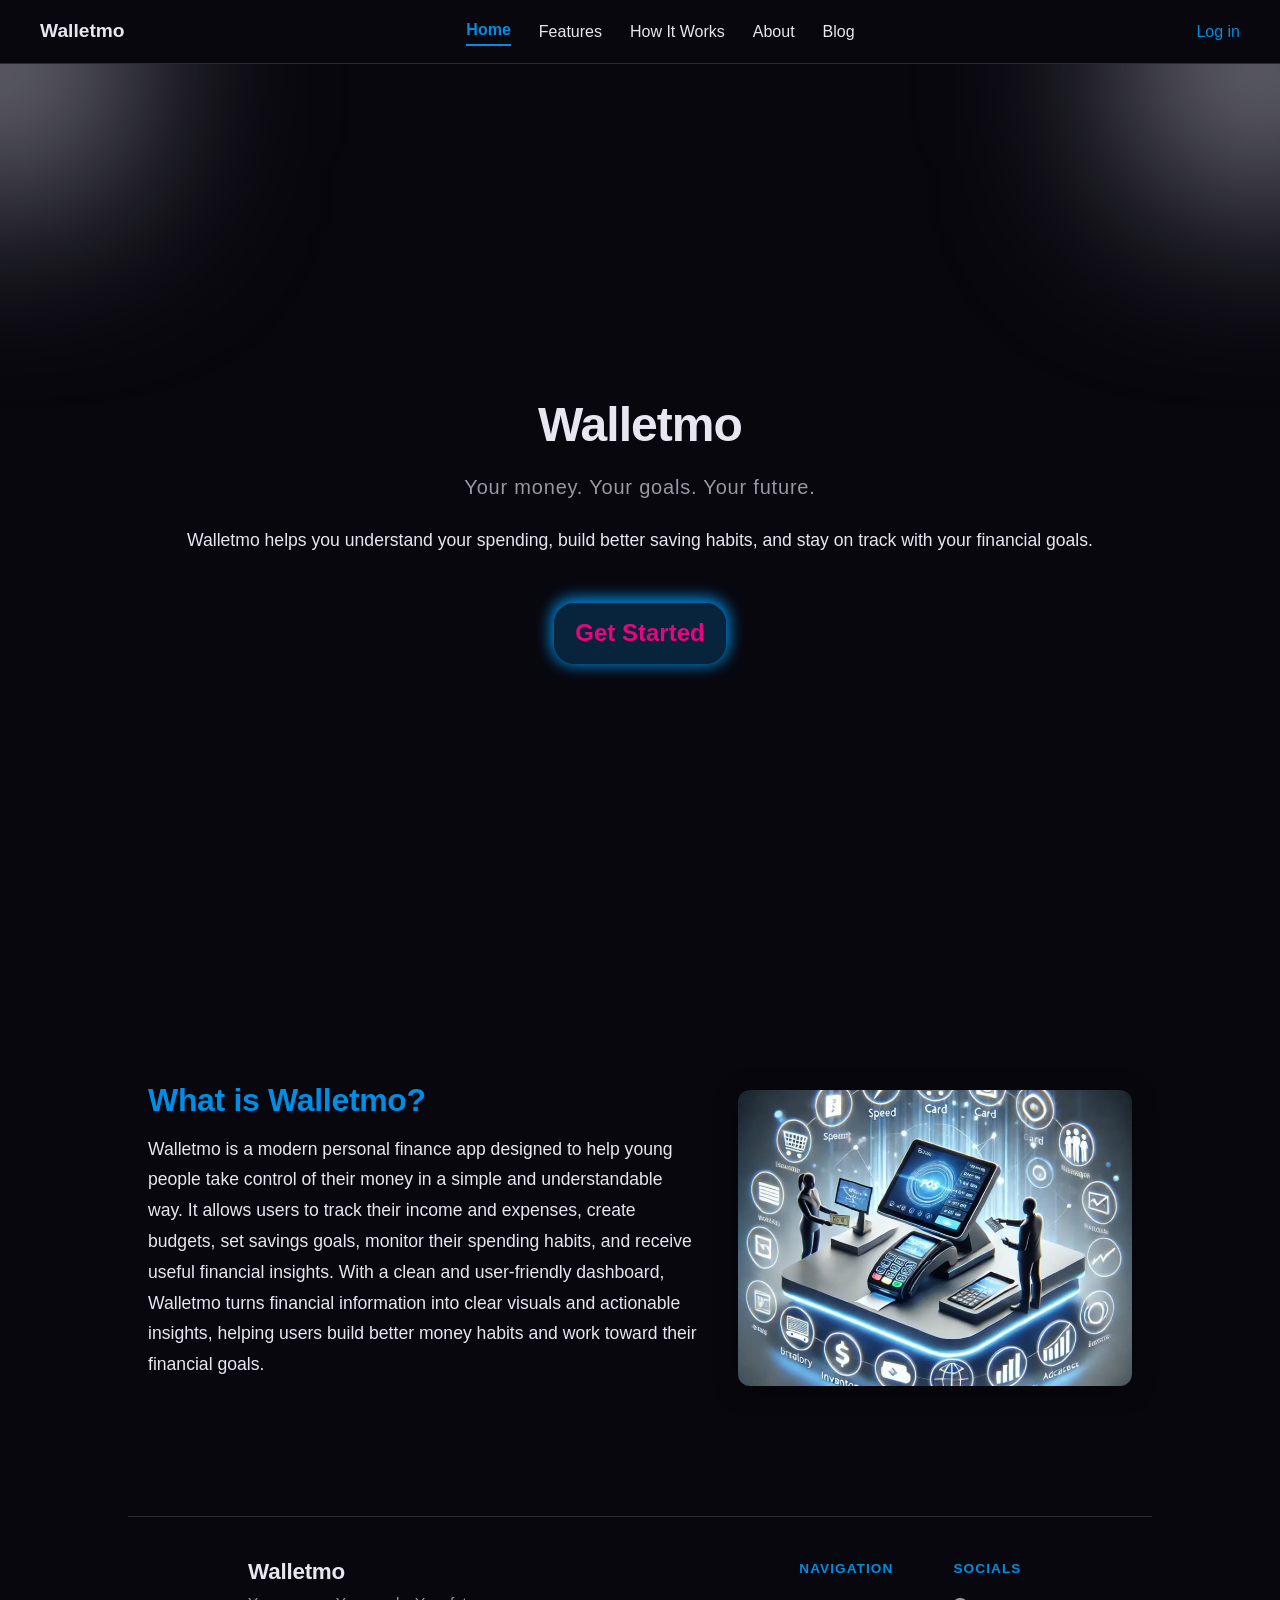
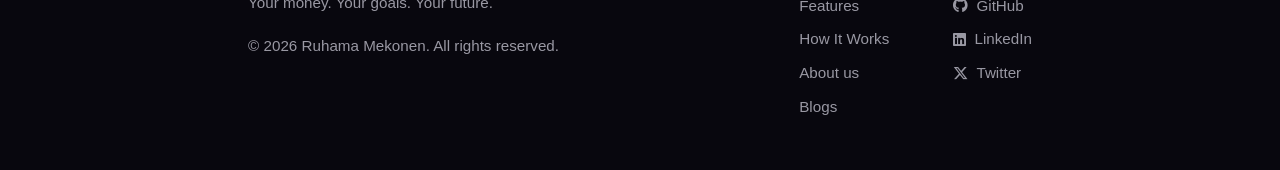
<file: index.html>
<!DOCTYPE html>
<html lang="en">
<head>
    <meta charset="UTF-8">
    <meta name="viewport" content="width=device-width, initial-scale=1.0">
    <title>Walletmo | Your Money, Your Goals</title>
    <meta name="description" content="Walletmo helps you understand your spending, build better saving habits, and stay on track with your financial goals.">
    <link rel="icon" href="./public/logoicon.svg">
    <link rel="stylesheet" href="https://cdnjs.cloudflare.com/ajax/libs/font-awesome/6.7.2/css/all.min.css">
    <link rel="stylesheet" href="main.css">
</head>
<body>
    <header id="nav-bar">
        <div class="nav-title">Walletmo</div>
        <nav>
            <a href="#" class="active">Home</a>
            <a href="./pages/features.html">Features</a>
            <a href="./pages/how_it_works.html">How It Works</a>
            <a href="./pages/about.html">About</a>
            <a href="./pages/blog.html">Blog</a>
        </nav>
        <a href="#">Log in</a>
    </header>

    <main>
        <div class="shadow right"></div>
        <div class="shadow left"></div>
        <div class="hero">
            <h1>Walletmo</h1>
            <p class="moto">Your money. Your goals. Your future.</p>
            <p>Walletmo helps you understand your spending, build better saving habits, and stay on track with your financial goals.</p>
            <a class="get_started" href="./pages/dashboard.html">Get Started</a>
        </div>

        <div class="overview">
            <div class="content">
                <h2>What is Walletmo?</h2>
                <p>Walletmo is a modern personal finance app designed to help young people take control of their money in a simple and understandable way. It allows users to track their income and expenses, create budgets, set savings goals, monitor their spending habits, and receive useful financial insights. With a clean and user-friendly dashboard, Walletmo turns financial information into clear visuals and actionable insights, helping users build better money habits and work toward their financial goals.</p>
            </div>
            <img src="./public/overview_img.jpg" alt="connection of welletmo."/>
        </div> 
    </main>

    <footer>
        <div class="brand">
            <h2>Walletmo</h2>
            <p>Your money. Your goals. Your future.</p>
            <p class="copy_right">&#169 2026 Ruhama Mekonen. All rights reserved.</p>
        </div>

        <div class="connection">
            <div class="navigation">
                <p>Navigation</p>
                <ul>
                    <li><a href="./pages/features.html">Features</a></li>
                    <li><a href="./pages/how_it_works.html">How It Works</a></li>
                    <li><a href="./pages/about.html">About us</a></li>
                    <li><a href="./pages/blog.html">Blogs</a></li> 
                </ul>
            </div>

            <div class="social">
                <p>Socials</p>
                <ul>
                    <li><a href="https://github.com/Ruhi-mek/" target="_blank"><i class="fa-brands fa-github"></i> GitHub</a></li>
                    <li><a href="https://www.linkedin.com/in/ruhama-mekonen-79655a389" target="_blank"><i class="fa-brands fa-linkedin"></i> LinkedIn</a></li>
                    <li><a href="https://x.com/RuhiMek" target="_blank"><i class="fa-brands fa-x-twitter"></i> Twitter</a></li>
                </ul>
            </div>
        </div>

    </footer>
</body>
</html>
</file>
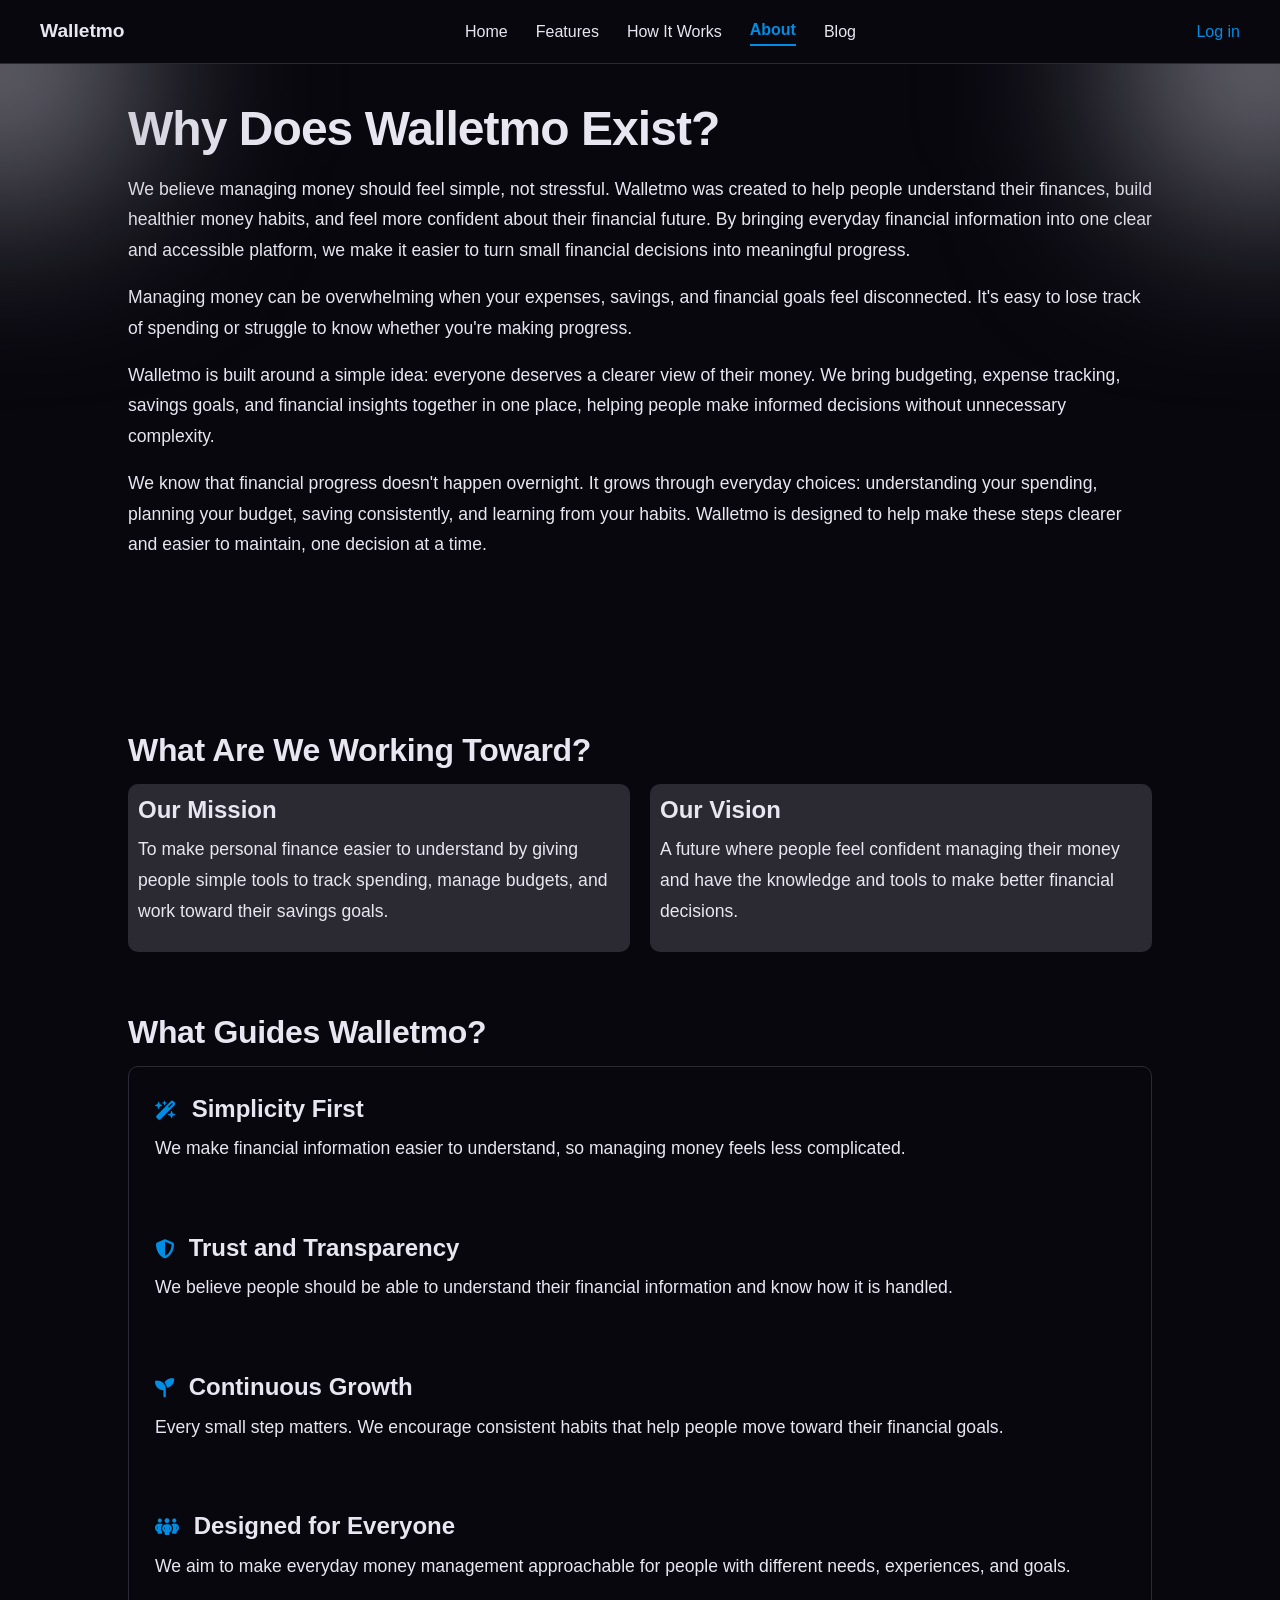
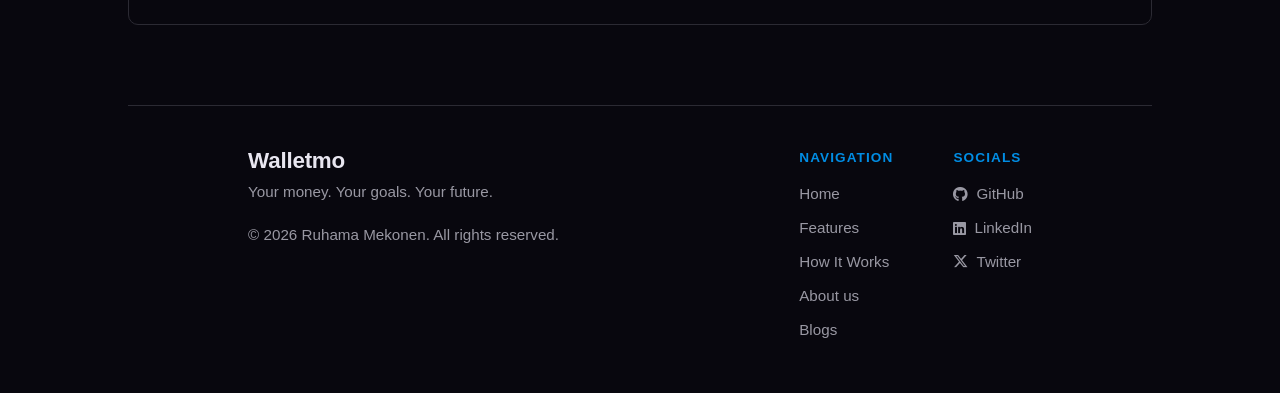
<file: pages/about.html>
<!DOCTYPE html>
<html lang="en">
<head>
    <meta charset="UTF-8">
    <meta name="viewport" content="width=device-width, initial-scale=1.0">
    <title>Walletmo | About</title>
    <meta name="description" content="Learn about Walletmo's mission, vision, and values. We make personal finance simpler for everyone.">
    <link rel="icon" href="../public/logoicon.svg">
    <link rel="stylesheet" href="https://cdnjs.cloudflare.com/ajax/libs/font-awesome/6.7.2/css/all.min.css">
    <link rel="stylesheet" href="../styles/about.css">
</head>
<body>
    <header id="nav-bar">
        <div class="nav-title">Walletmo</div>
        <nav>
            <a href="../index.html">Home</a>
            <a href="./features.html">Features</a>
            <a href="./how_it_works.html">How It Works</a>
            <a href="#" class="active">About</a>
            <a href="./blog.html">Blog</a>
        </nav>
        <a href="#">Log in</a>
    </header>

    <main>
        <div class="shadow right"></div>
        <div class="shadow left"></div>

        <div class="hero">
            <h1>Why Does Walletmo Exist?</h1>
            <p>We believe managing money should feel simple, not stressful. Walletmo was created to help people understand their finances, build healthier money habits, and feel more confident about their financial future. By bringing everyday financial information into one clear and accessible platform, we make it easier to turn small financial decisions into meaningful progress.</p>
            <p>Managing money can be overwhelming when your expenses, savings, and financial goals feel disconnected. It's easy to lose track of spending or struggle to know whether you're making progress.</p>
            <p>Walletmo is built around a simple idea: everyone deserves a clearer view of their money. We bring budgeting, expense tracking, savings goals, and financial insights together in one place, helping people make informed decisions without unnecessary complexity.</p>
            <p>We know that financial progress doesn't happen overnight. It grows through everyday choices: understanding your spending, planning your budget, saving consistently, and learning from your habits. Walletmo is designed to help make these steps clearer and easier to maintain, one decision at a time.</p>
        </div>

        <section>
            <h2>What Are We Working Toward?</h2>
            <div class="m-v">
                <section class="mission">
                    <h3>Our Mission</h3>
                    <p>To make personal finance easier to understand by giving people simple tools to track spending, manage budgets, and work toward their savings goals.<p>
                </section>

                <section class="vission">
                    <h3>Our Vision</h3>
                    <p>A future where people feel confident managing their money and have the knowledge and tools to make better financial decisions.<p>
                </section>
            </div>
        </section>

        <section>
            <h2>What Guides Walletmo?</h2>
            <div class="values">
                <article>
                    <h3><i class="fa-solid fa-wand-magic-sparkles"></i> Simplicity First</h3>
                    <p>We make financial information easier to understand, so managing money feels less complicated.</p>
                </article>

                <article>
                    <h3><i class="fa-solid fa-shield-halved"></i> Trust and Transparency</h3>
                    <p>We believe people should be able to understand their financial information and know how it is handled.</p>
                </article>

                <article>
                    <h3><i class="fa-solid fa-seedling"></i> Continuous Growth</h3>
                    <p>Every small step matters. We encourage consistent habits that help people move toward their financial goals.</p>
                </article>

                <article>
                    <h3><i class="fa-solid fa-people-group"></i> Designed for Everyone</h3>
                    <p>We aim to make everyday money management approachable for people with different needs, experiences, and goals.</p>
                </article>
            </div>
        </section>
    </main>

    <footer>
        <div class="brand">
            <h2>Walletmo</h2>
            <p>Your money. Your goals. Your future.</p>
            <p class="copy_right">&#169 2026 Ruhama Mekonen. All rights reserved.</p>
        </div>

        <div class="connection">
            <div class="navigation">
                <p>Navigation</p>
                <ul>
                    <li><a href="../index.html">Home</a></li>
                    <li><a href="./features.html">Features</a></li>
                    <li><a href="./how_it_works.html">How It Works</a></li>
                    <li><a href="./about.html">About us</a></li>
                    <li><a href="./blog.html">Blogs</a></li> 
                </ul>
            </div>

            <div class="social">
                <p>Socials</p>
                <ul>
                    <li><a href="https://github.com/Ruhi-mek/" target="_blank"><i class="fa-brands fa-github"></i> GitHub</a></li>
                    <li><a href="https://www.linkedin.com/in/ruhama-mekonen-79655a389" target="_blank"><i class="fa-brands fa-linkedin"></i> LinkedIn</a></li>
                    <li><a href="https://x.com/RuhiMek" target="_blank"><i class="fa-brands fa-x-twitter"></i> Twitter</a></li>
                </ul>
            </div>
        </div>

    </footer>
    
</body>
</html>
</file>
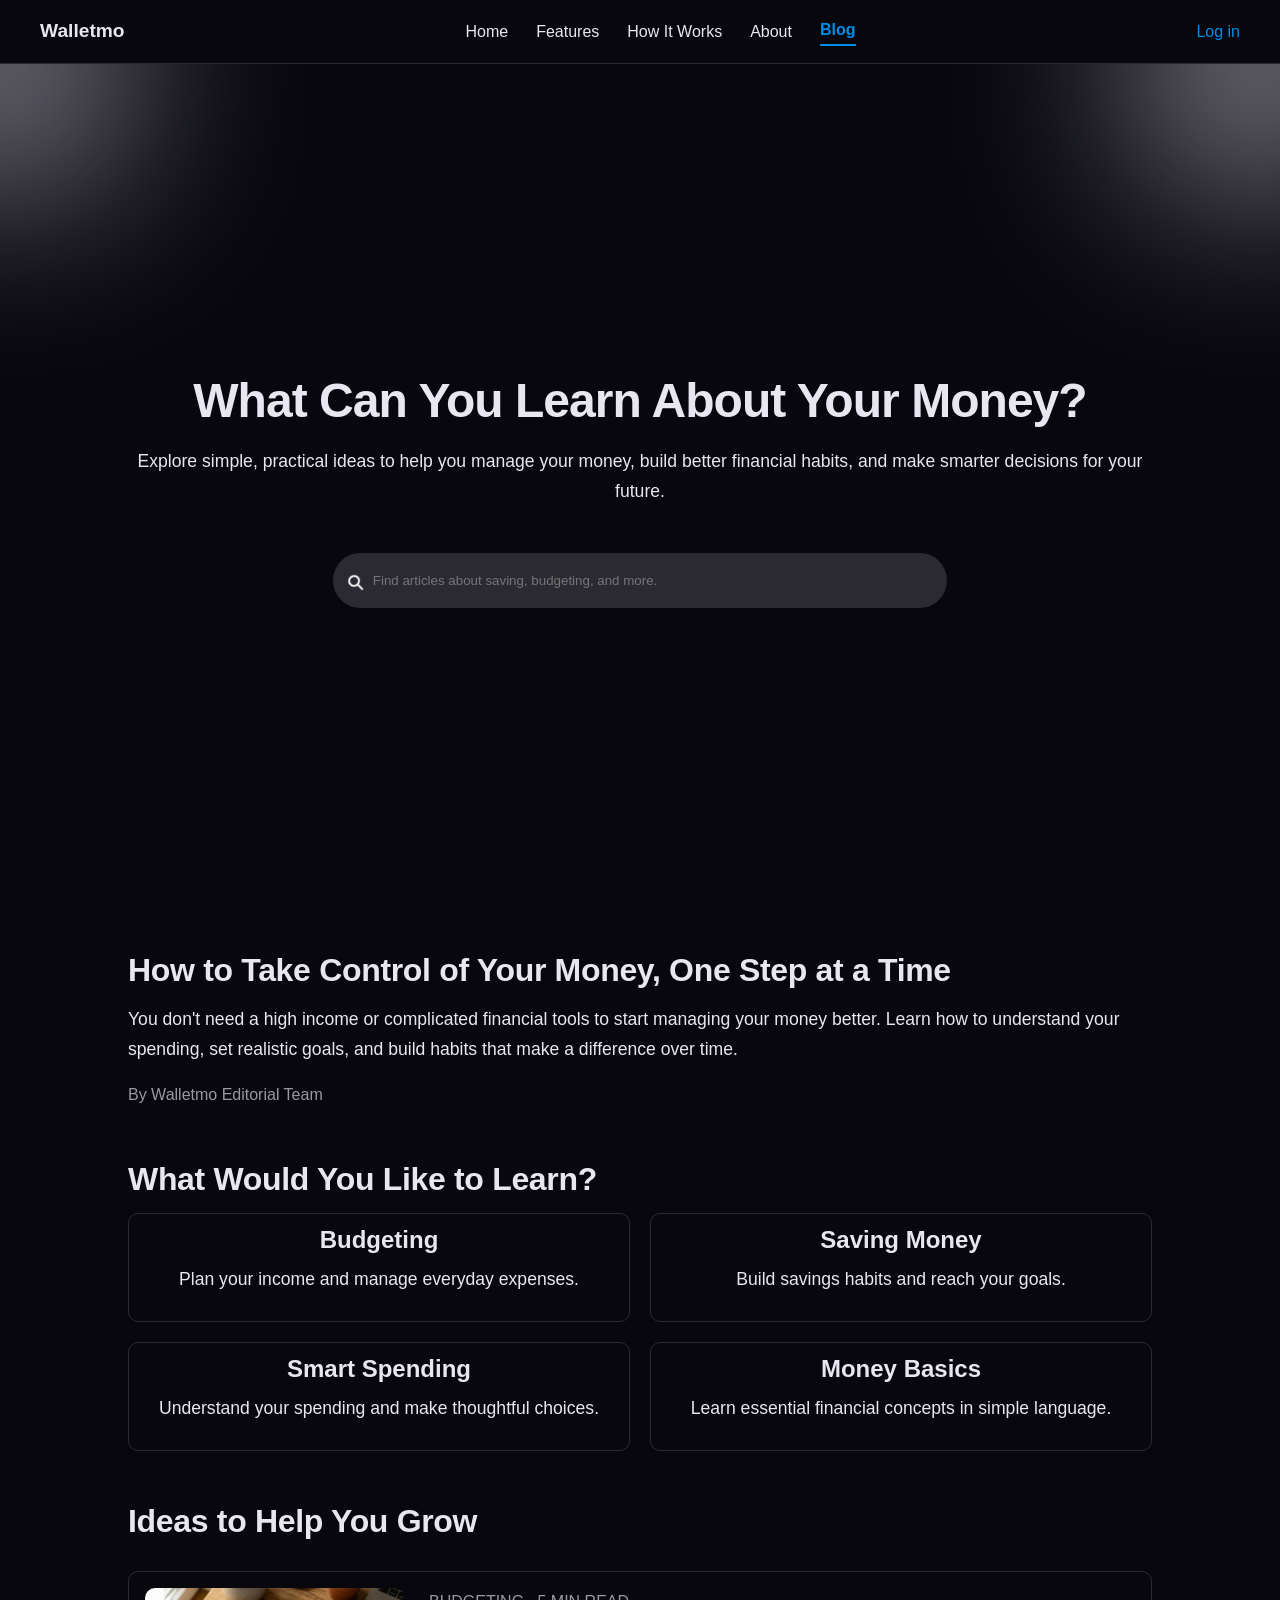
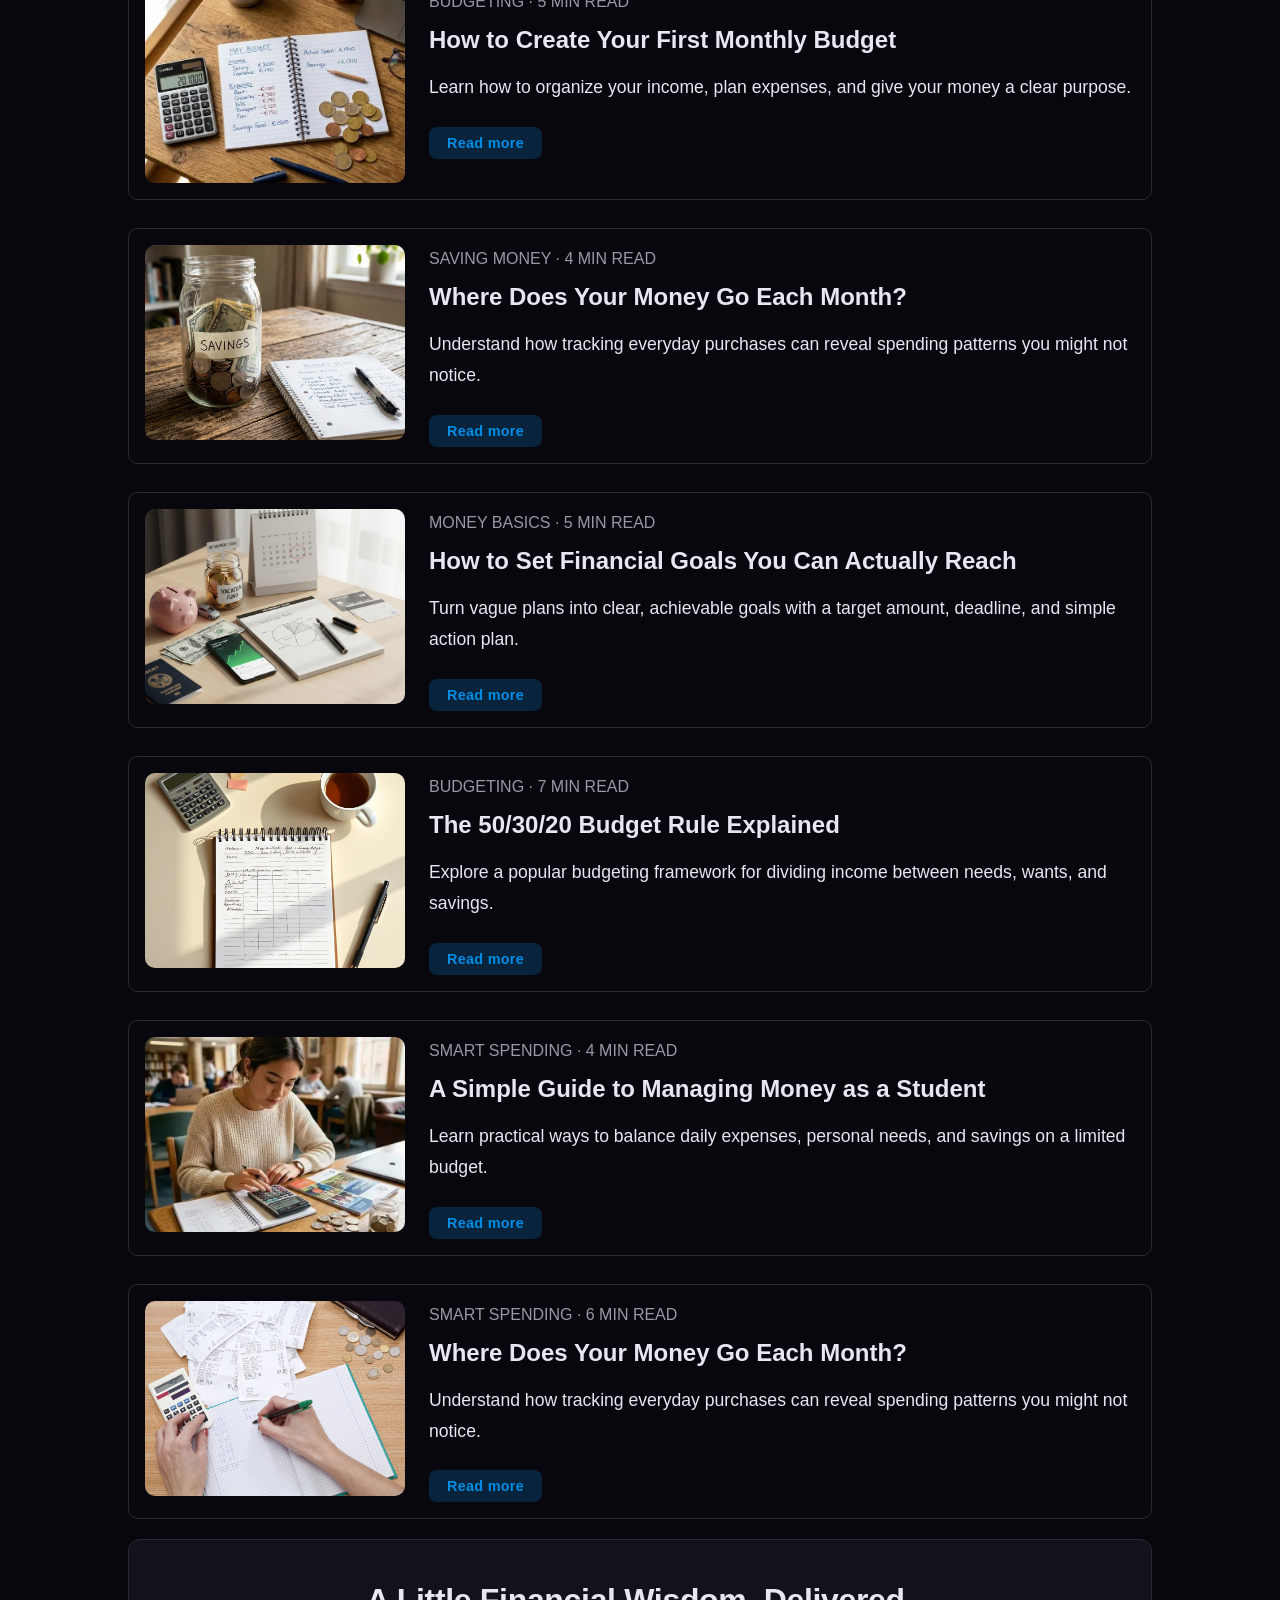
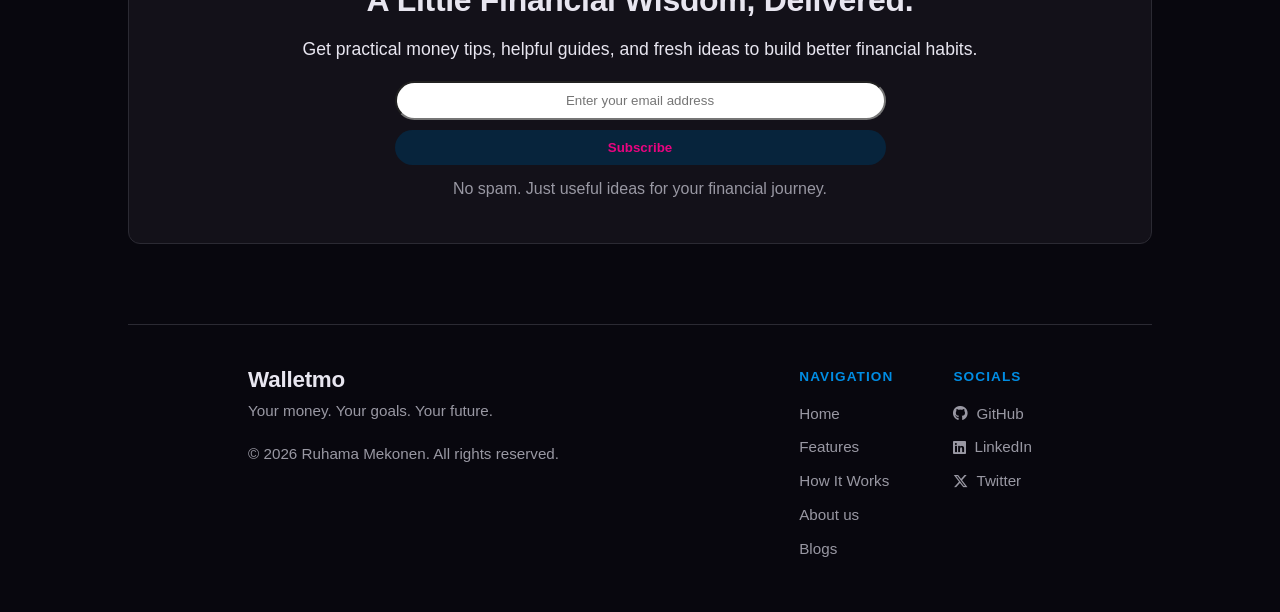
<file: pages/blog.html>
<!DOCTYPE html>
<html lang="en">
<head>
    <meta charset="UTF-8">
    <meta name="viewport" content="width=device-width, initial-scale=1.0">
    <title>Walletmo | Blog</title>
    <meta name="description" content="Read practical money tips, budgeting guides, and financial habit articles from the Walletmo team.">
    <link rel="icon" href="../public/logoicon.svg">
    <link rel="stylesheet" href="https://cdnjs.cloudflare.com/ajax/libs/font-awesome/6.7.2/css/all.min.css">
    <link rel="stylesheet" href="../styles/blog.css">
</head>
<body>
    <header id="nav-bar">
        <div class="nav-title">Walletmo</div>
        <nav>
            <a href="../index.html">Home</a>
            <a href="./features.html">Features</a>
            <a href="./how_it_works.html">How It Works</a>
            <a href="./about.html">About</a>
            <a href="#" class="active">Blog</a>
        </nav>
        <a href="#">Log in</a>
    </header>

    <main>
        <div class="shadow right"></div>
        <div class="shadow left"></div>

        <div class="hero">
            <h1>What Can You Learn About Your Money?</h1>
            <p>Explore simple, practical ideas to help you manage your money, build better financial habits, and make smarter decisions for your future.</p>
            <div class="search">
                <input type="text" placeholder="Find articles about saving, budgeting, and more.">
            </div>
        </div>

        <section>
            <h2>How to Take Control of Your Money, One Step at a Time</h2>
            <p>You don't need a high income or complicated financial tools to start managing your money better. Learn how to understand your spending, set realistic goals, and build habits that make a difference over time.</p>
            <p class="sub-text">By Walletmo Editorial Team</p>
        </section>

        <section>
            <h2>What Would You Like to Learn?</h2>
            <div class="learn">
                <div>
                    <h3>Budgeting</h3>
                    <p>Plan your income and manage everyday expenses.</p>
                </div>

                <div>
                    <h3>Saving Money</h3>
                    <p>Build savings habits and reach your goals.</p>
                </div>

                <div>
                    <h3>Smart Spending</h3>
                    <p>Understand your spending and make thoughtful choices.</p>
                </div>

                <div>
                    <h3>Money Basics</h3>
                    <p>Learn essential financial concepts in simple language.</p>
                </div>
            </div>
        </section>

        <section class="ideas">
            <h2>Ideas to Help You Grow</h2>

            <div class="idea">
                <img src="../public/budget_blog.jpg">
                <div class="context">
                    <p class="sub-text">BUDGETING · 5 MIN READ</p>
                    <h3>How to Create Your First Monthly Budget</h3>
                    <p>Learn how to organize your income, plan expenses, and give your money a clear purpose.</p>
                    <button class="read">Read more </button>
                </div>
            </div>

            <div class="idea">
                <img src="../public/save_blog.jpg">
                <div class="context">
                    <p class="sub-text">SAVING MONEY · 4 MIN READ</p>
                    <h3>Where Does Your Money Go Each Month?</h3>
                    <p>Understand how tracking everyday purchases can reveal spending patterns you might not notice.</p>
                    <button class="read">Read more </button>
                </div>
            </div>

            <div class="idea">
                <img src="../public/money_blog.jpg">
                <div class="context">
                    <p class="sub-text">MONEY BASICS · 5 MIN READ</p>
                    <h3>How to Set Financial Goals You Can Actually Reach</h3>
                    <p>Turn vague plans into clear, achievable goals with a target amount, deadline, and simple action plan.</p>
                    <button class="read">Read more </button>
                </div>
            </div>

            <div class="idea">
                <img src="../public/budget_rule_blog.jpg">
                <div class="context">
                    <p class="sub-text">BUDGETING · 7 MIN READ</p>
                    <h3>The 50/30/20 Budget Rule Explained</h3>
                    <p>Explore a popular budgeting framework for dividing income between needs, wants, and savings.</p>
                    <button class="read">Read more </button>
                </div>
            </div>

            <div class="idea">
                <img src="../public/spend_student_blog.jpg">
                <div class="context">
                    <p class="sub-text">SMART SPENDING · 4 MIN READ</p>
                    <h3>A Simple Guide to Managing Money as a Student</h3>
                    <p>Learn practical ways to balance daily expenses, personal needs, and savings on a limited budget.</p>
                    <button class="read">Read more </button>
                </div>
            </div>

            <div class="idea">
                <img src="../public/spend_blog.jpg">
                <div class="context">
                    <p class="sub-text">SMART SPENDING · 6 MIN READ</p>
                    <h3>Where Does Your Money Go Each Month?</h3>
                    <p>Understand how tracking everyday purchases can reveal spending patterns you might not notice.</p>
                    <button class="read">Read more </button>
                </div>
            </div>
        </section>

        <section class="new">
            <h2>A Little Financial Wisdom, Delivered.</h2>
            <p>Get practical money tips, helpful guides, and fresh ideas to build better financial habits.</p>
            <input type="email" class="email" name="email" placeholder="Enter your email address">
            <input type="submit" value="Subscribe">
            <p class="sub-text">No spam. Just useful ideas for your financial journey.</p>
        </section>
    </main>

    <footer>
        <div class="brand">
            <h2>Walletmo</h2>
            <p>Your money. Your goals. Your future.</p>
            <p class="copy_right">&#169 2026 Ruhama Mekonen. All rights reserved.</p>
        </div>

        <div class="connection">
            <div class="navigation">
                <p>Navigation</p>
                <ul>
                    <li><a href="../index.html">Home</a></li>
                    <li><a href="./features.html">Features</a></li>
                    <li><a href="./how_it_works.html">How It Works</a></li>
                    <li><a href="./about.html">About us</a></li>
                    <li><a href="./blog.html">Blogs</a></li> 
                </ul>
            </div>

            <div class="social">
                <p>Socials</p>
                <ul>
                    <li><a href="https://github.com/Ruhi-mek/" target="_blank"><i class="fa-brands fa-github"></i> GitHub</a></li>
                    <li><a href="https://www.linkedin.com/in/ruhama-mekonen-79655a389" target="_blank"><i class="fa-brands fa-linkedin"></i> LinkedIn</a></li>
                    <li><a href="https://x.com/RuhiMek" target="_blank"><i class="fa-brands fa-x-twitter"></i> Twitter</a></li>
                </ul>
            </div>
        </div>

    </footer>
</body>
</html>
</file>
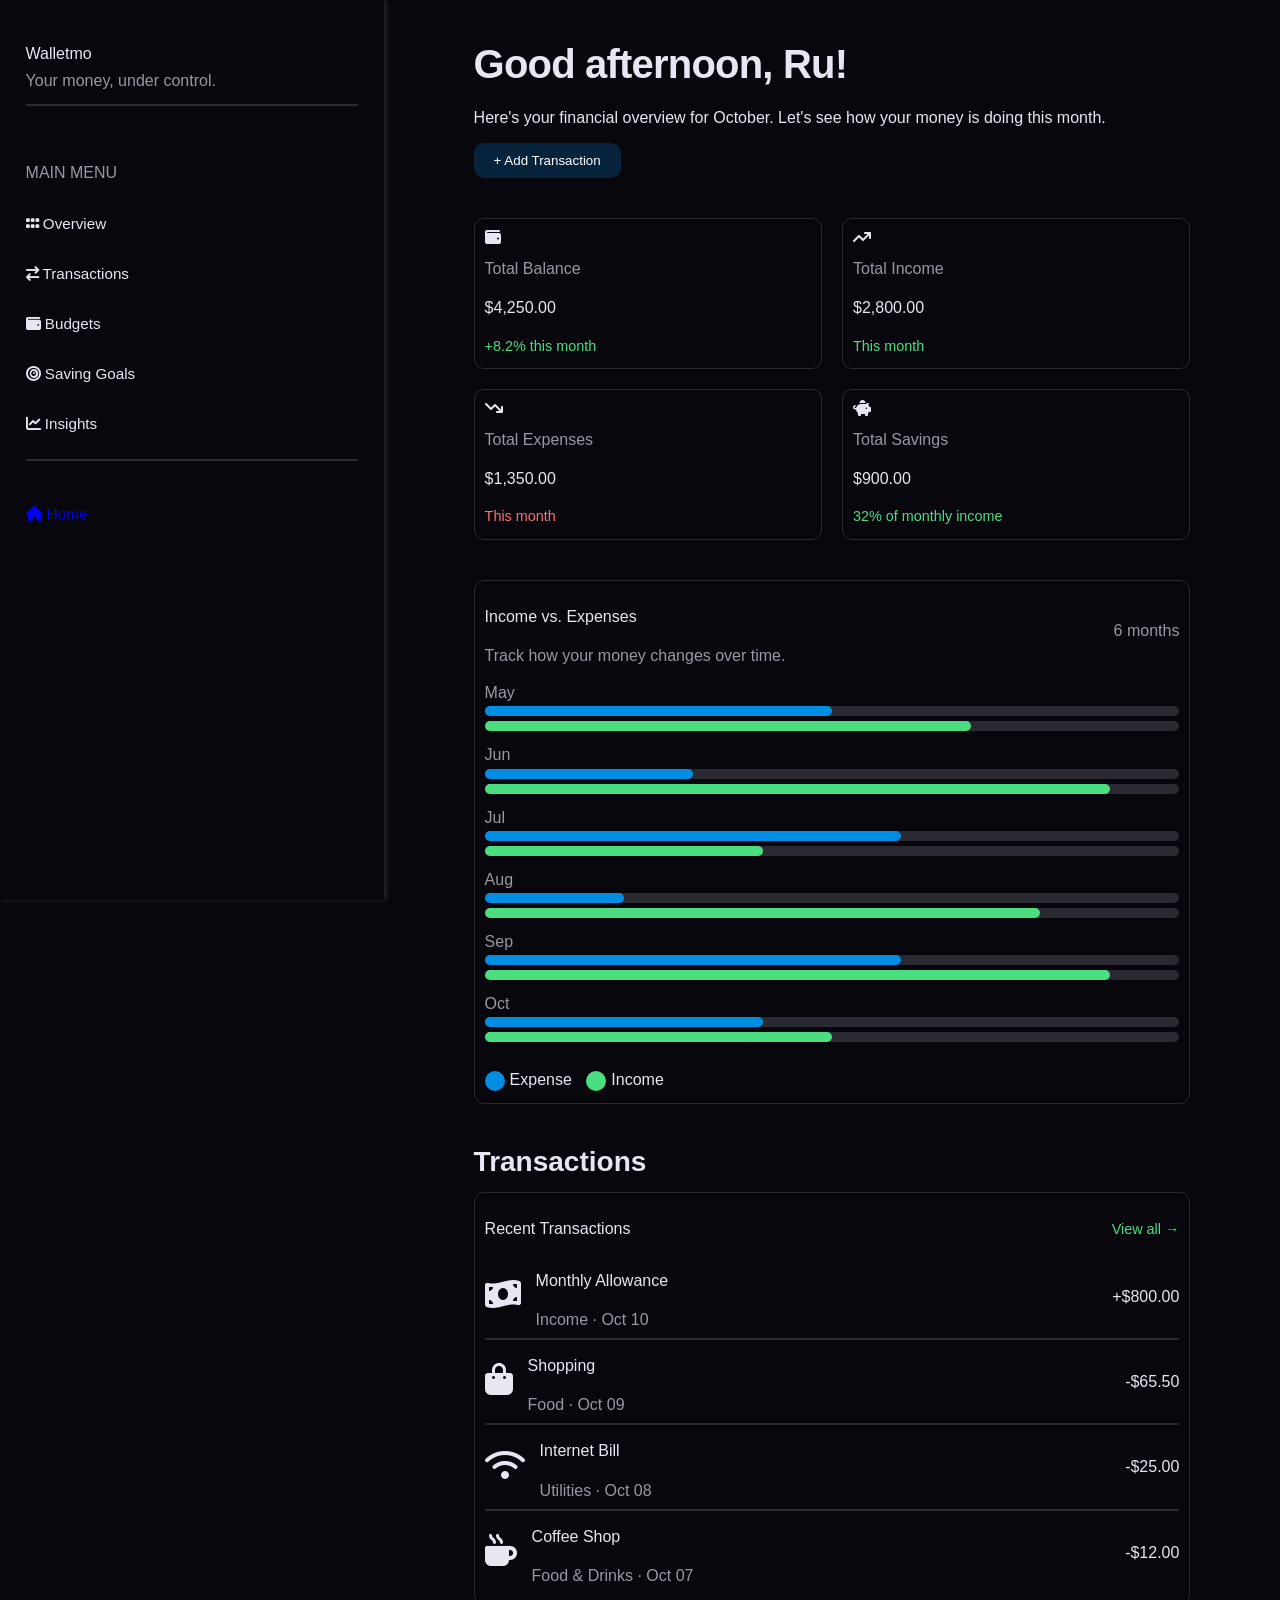
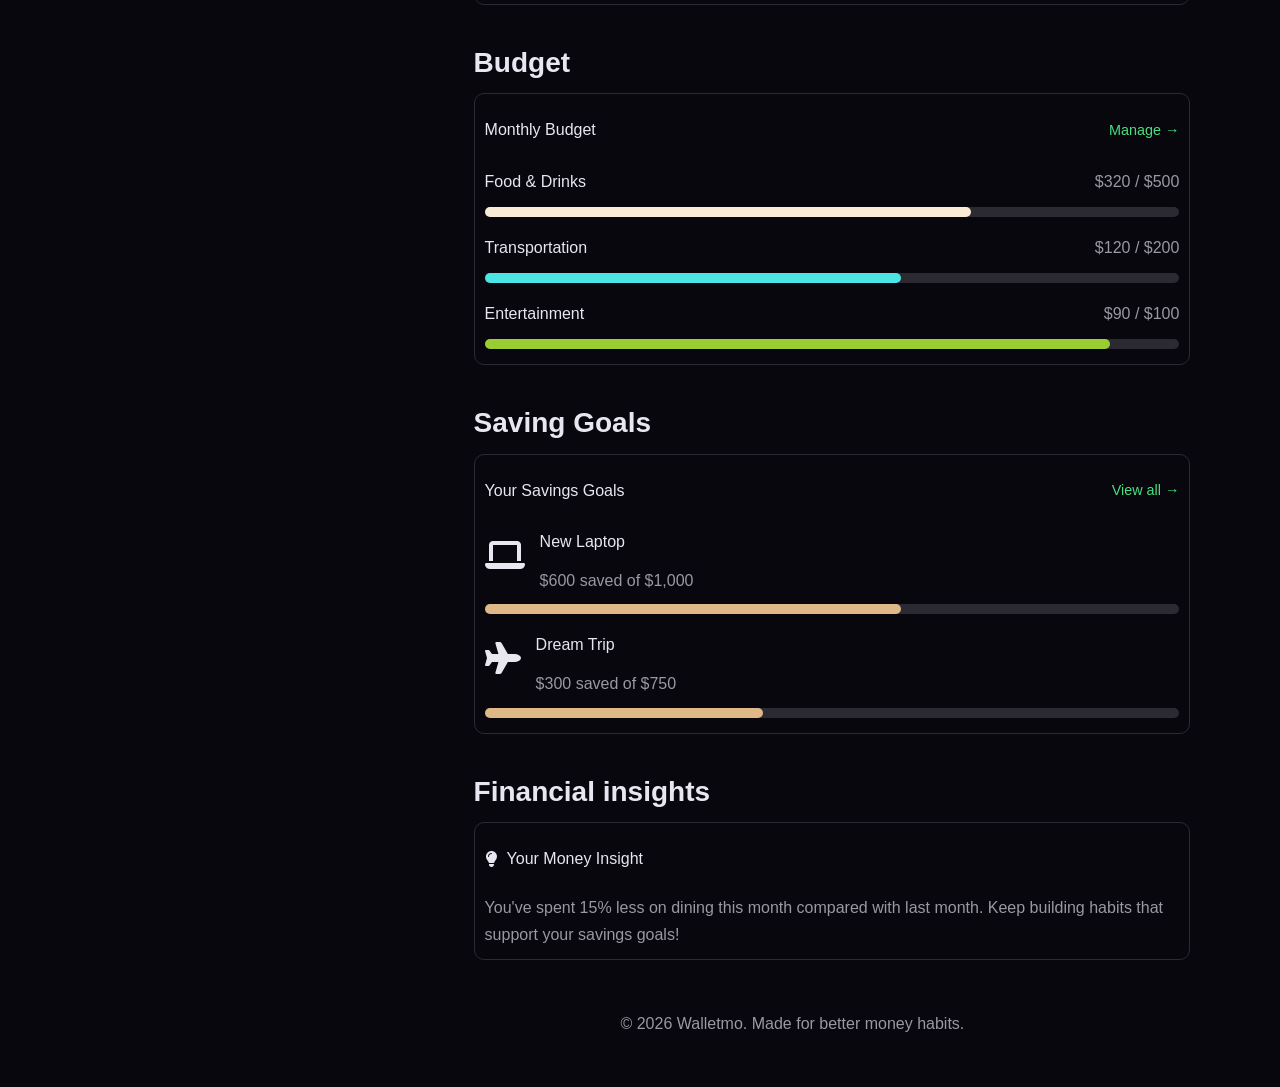
<file: pages/dashboard.html>
<!DOCTYPE html>
<html lang="en">
<head>
    <meta charset="UTF-8">
    <meta name="viewport" content="width=device-width, initial-scale=1.0">
    <title>Walletmo | Dashboard</title>
    <meta name="description" content="Your Walletmo dashboard: track your balance, income, expenses, savings goals, and financial insights.">
    <link rel="icon" href="../public/logoicon.svg">
    <link rel="stylesheet" href="../styles/dashboard.css">
    <link rel="stylesheet" href=https://cdnjs.cloudflare.com/ajax/libs/font-awesome/6.7.2/css/all.min.css>
</head>
<body>

    <header class="head">
        <div class="nav-text border">
            <p class="no-margin">Walletmo</p>
            <p class="sub-text">Your money, under control.</p>
        </div>

        <div class="home"><a href="../index.html"><i class="fa-solid fa-house icon"></i> Home</a></div>
    </header>

    <aside class="side-bar">
        <div class="nav-text border">
            <p class="no-margin">Walletmo</p>
            <p class="sub-text">Your money, under control.</p>
        </div>

        <div class="nav-link border">
            <p class="sub-text">MAIN MENU</p>
            <a href="#overview"><i class="fa-solid fa-grip"></i> Overview</a>
            <a href="#transactions"><i class="fa-solid fa-arrow-right-arrow-left"></i> Transactions</a>
            <a href="#budgets"><i class="fa-solid fa-wallet"></i> Budgets</a>
            <a href="#saving_goals"><i class="fa-solid fa-bullseye"></i> Saving Goals</a>
            <a href="#insights"><i class="fa-solid fa-chart-line"></i> Insights</a>
        </div>

        <div class="home"><a href="../index.html"><i class="fa-solid fa-house icon"></i> Home</a></div>
    </aside>


    <main>
        <div class="content">
            <section id="overview">
                <div class="wellcome">
                    <h1>Good afternoon, Ru!</h1>
                    <p>Here's your financial overview for October. Let's see how your money is doing this month.</p>
                    <button class="btn">+ Add Transaction</button>
                </div>

                <div class="financial-cards">
                    <div>
                        <i class="fa-solid fa-wallet"></i>
                        <p class="sub-text">Total Balance</p>
                        <p>$4,250.00</p>
                        <p class="green-text">+8.2% this month</p>
                    </div>

                    <div>
                        <i class="fa-solid fa-arrow-trend-up"></i>
                        <p class="sub-text">Total Income</p>
                        <p>$2,800.00</p>
                        <p class="green-text">This month</p>
                    </div>

                    <div>
                        <i class="fa-solid fa-arrow-trend-down"></i>
                        <p class="sub-text">Total Expenses</p>
                        <p>$1,350.00</p>
                        <p class="red-text">This month</p>
                    </div>

                    <div>
                        <i class="fa-solid fa-piggy-bank"></i>
                        <p class="sub-text">Total Savings</p>
                        <p>$900.00</p>
                        <p class="green-text">32% of monthly income</p>
                    </div>
                </div>

                <div class="expense-income">
                    <div class="top">
                        <div class="top-left-text">
                            <p>Income vs. Expenses</p>
                            <p class="sub-text">Track how your money changes over time.</p>
                        </div>
                        <p class="sub-text">6 months</p>
                    </div>

                    <div class="month">
                        <p class="sub-text">May</p>
                        <div class="e-i">
                            <div class="expenses">
                                <div class="expense w-50"></div>
                            </div>

                            <div class="incomes">
                                <div class="income w-70"></div>
                            </div>
                        </div>
                    </div>

                    <div class="month">
                        <p class="sub-text">Jun</p>
                        <div class="e-i">
                            <div class="expenses">
                                <div class="expense w-30"></div>
                            </div>

                            <div class="incomes">
                                <div class="income w-90"></div>
                            </div>
                        </div>
                    </div>

                    <div class="month">
                        <p class="sub-text">Jul</p>
                        <div class="e-i">
                            <div class="expenses">
                                <div class="expense w-60"></div>
                            </div>

                            <div class="incomes">
                                <div class="income w-40"></div>
                            </div>
                        </div>
                    </div>

                    <div class="month">
                        <p class="sub-text">Aug</p>
                        <div class="e-i">
                            <div class="expenses">
                                <div class="expense w-20"></div>
                            </div>

                            <div class="incomes">
                                <div class="income w-80"></div>
                            </div>
                        </div>
                    </div>

                    <div class="month">
                        <p class="sub-text">Sep</p>
                        <div class="e-i">
                            <div class="expenses">
                                <div class="expense w-60"></div>
                            </div>

                            <div class="incomes">
                                <div class="income w-90"></div>
                            </div>
                        </div>
                    </div>

                    <div class="month">
                        <p class="sub-text">Oct</p>
                        <div class="e-i">
                            <div class="expenses">
                                <div class="expense w-40"></div>
                            </div>

                            <div class="incomes">
                                <div class="income w-50"></div>
                            </div>
                        </div>
                    </div>

                    <div class="e-circle">Expense</div>
                    <div class="i-circle">Income</div>

                </div>
            </section>

            <section id="transactions">
                <h2>Transactions</h2>
                <div class="recent-tansaction">
                    <div class="top">
                        <p>Recent Transactions</p>
                        <p class="green-text">View all →</p>
                    </div>

                    <div class="money border">
                        <div class="left-content">
                            <i class="fa-solid fa-money-bill-wave"></i>

                            <div class="info">
                                <p>Monthly Allowance</p>
                                <p class="sub-text">Income · Oct 10</p>
                            </div>
                        </div>
                        <p>+$800.00</p>
                    </div>

                    <div class="money border">
                        <div class="left-content">
                            <i class="fa-solid fa-bag-shopping"></i>

                            <div class="info">
                                <p>Shopping</p>
                                <p class="sub-text">Food · Oct 09</p>
                            </div>
                        </div>
                        <p>-$65.50</p>
                    </div>

                    <div class="money border">
                        <div class="left-content">
                            <i class="fa-solid fa-wifi"></i>

                            <div class="info">
                                <p>Internet Bill</p>
                                <p class="sub-text">Utilities · Oct 08</p>
                            </div>
                        </div>
                        <p>-$25.00</p>
                    </div>

                    <div class="money">
                        <div class="left-content">
                            <i class="fa-solid fa-mug-hot"></i>

                            <div class="info">
                                <p>Coffee Shop</p>
                                <p class="sub-text">Food & Drinks · Oct 07</p>
                            </div>
                        </div>
                        <p>-$12.00</p>
                    </div>
                </div>
                
            </section>

            <section id="budgets">
                <h2>Budget</h2>

                <div class="monthly-budget">
                    <div class="top">
                        <p>Monthly Budget</p>
                        <p class="green-text">Manage →</p>
                    </div>

                    <div>
                        <div class="top">
                            <p>Food & Drinks</p>
                            <p class="sub-text">$320 / $500</p>
                        </div>
                        <div class="credit">
                            <div class="credit-value food w-70"></div>
                        </div>
                    </div>

                    <div>
                        <div class="top">
                            <p>Transportation</p>
                            <p class="sub-text">$120 / $200</p>
                        </div>
                        <div class="credit">
                            <div class="credit-value trans w-60"></div>
                        </div>
                    </div>

                    <div>
                        <div class="top">
                            <p>Entertainment</p>
                            <p class="sub-text">$90 / $100</p>
                        </div>
                        <div class="credit">
                            <div class="credit-value enter w-90 "></div>
                        </div>
                    </div>
                </div>
            </section>

            <section id="saving_goals">
                <h2>Saving Goals</h2>

                <div class="saving-goal">
                    <div class="top">
                        <p>Your Savings Goals</p>
                        <p class="green-text">View all →</p>
                    </div>

                    <div class="plan">
                        <div class="left-content-plan">
                            <i class="fa-solid fa-laptop"></i>

                            <div class="info">
                                <p>New Laptop</p>
                                <p class="sub-text">$600 saved of $1,000</p>
                            </div>
                        </div>

                        <div class="credit">
                            <div class="credit-value save w-60 "></div>
                        </div>
                    </div>

                    <div class="plan">
                        <div class="left-content-plan">
                            <i class="fa-solid fa-plane"></i>

                            <div class="info">
                                <p>Dream Trip</p>
                                <p class="sub-text">$300 saved of $750</p>
                            </div>
                        </div>
                        <div class="credit">
                            <div class="credit-value save w-40 "></div>
                        </div>
                    </div>
                </div>
            </section>

            <section id="insights">
                <h2>Financial insights</h2>
                <div class="insight-box">
                    <div class="insight">
                        <i class="fa-solid fa-lightbulb"></i>
                        <p>Your Money Insight</p>
                    </div>

                    <p class="sub-text">You've spent 15% less on dining this month compared with last month. Keep building habits that support your savings goals!</p>
                </div>
            </section>
        </div>
    </main>

    <footer>
        <div class="closing">
            <p class="copy_right sub-text">&#169 2026 Walletmo. Made for better money habits.</p>
        </div>
    </footer>
</body>
</html>
</file>
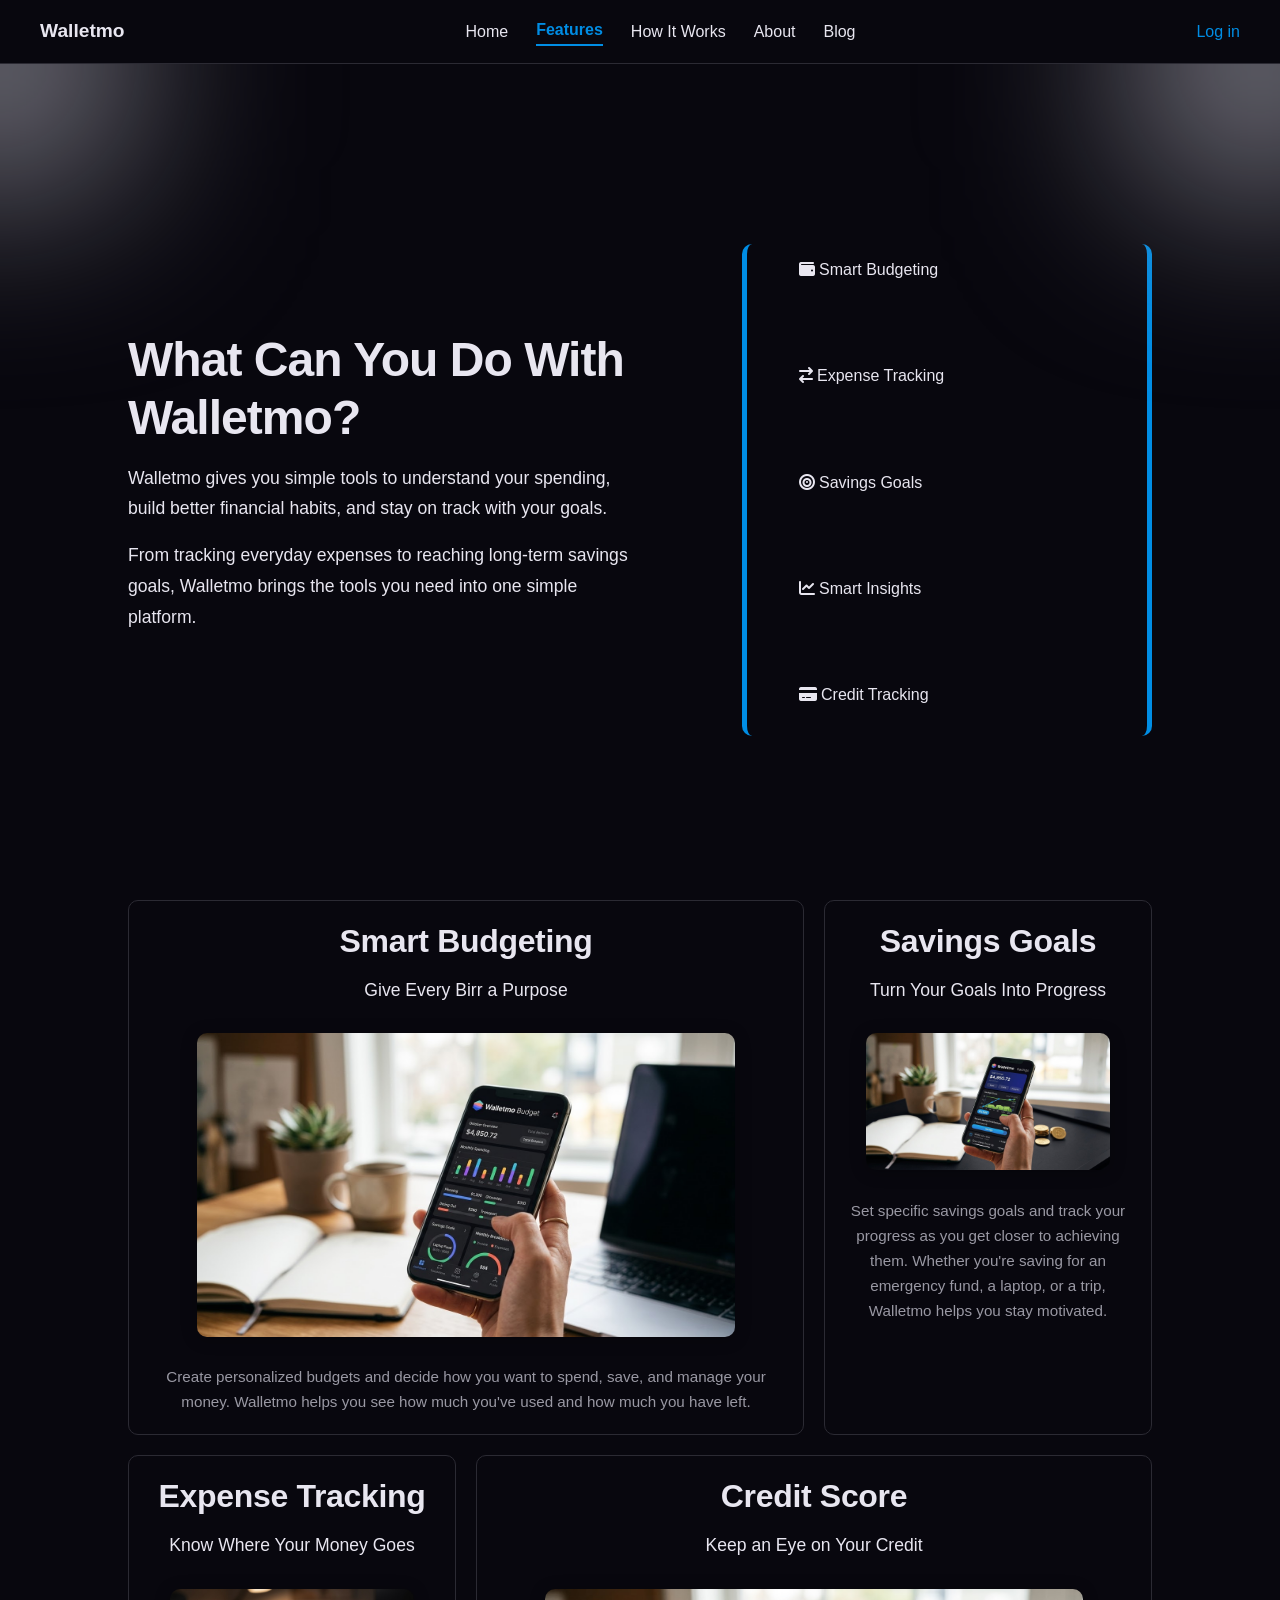
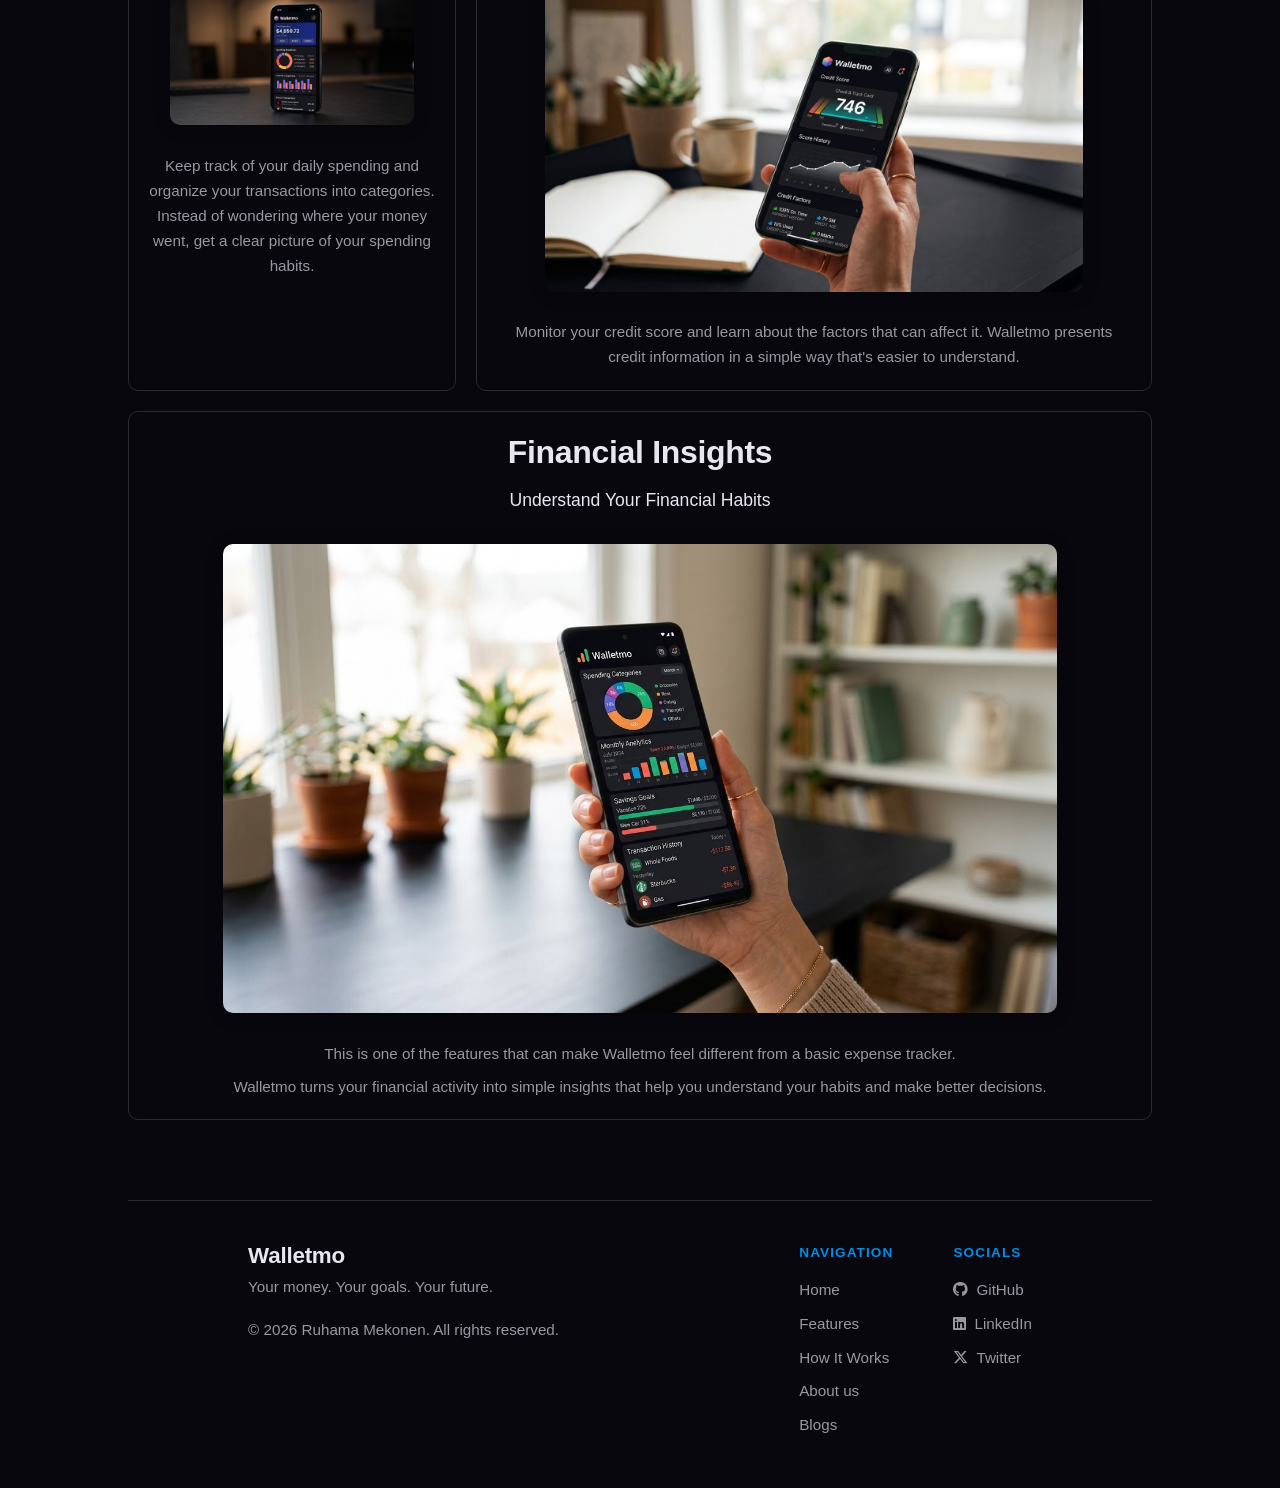
<file: pages/features.html>
<!DOCTYPE html>
<html lang="en">
<head>
    <meta charset="UTF-8">
    <meta name="viewport" content="width=device-width, initial-scale=1.0">
    <title>Walletmo | Features</title>
    <meta name="description" content="Explore Walletmo's features: smart budgeting, expense tracking, savings goals, financial insights, and credit score monitoring.">
    <link rel="icon" href="../public/logoicon.svg">
    <link rel="stylesheet" href="https://cdnjs.cloudflare.com/ajax/libs/font-awesome/6.7.2/css/all.min.css">
    <link rel="stylesheet" href="../styles/features.css">
</head>
<body>
    <header id="nav-bar">
        <div class="nav-title">Walletmo</div>
        <nav>
            <a href="../index.html">Home</a>
            <a href="#" class="active">Features</a>
            <a href="./how_it_works.html">How It Works</a>
            <a href="./about.html">About</a>
            <a href="./blog.html">Blog</a>
        </nav>
        <a href="#">Log in</a>
    </header>

    <main>
        <div class="shadow right"></div>
        <div class="shadow left"></div>
        <div class="hero">
            <section class="side-left">
                <h1>What Can You Do With Walletmo?</h1>
                <p>Walletmo gives you simple tools to understand your spending, build better financial habits, and stay on track with your goals.</p>
                <p>From tracking everyday expenses to reaching long-term savings goals, Walletmo brings the tools you need into one simple platform.</p>
            </section>

            <section class="side-right">
                <p><a href="#budget"><i class="fa-solid fa-wallet"></i> Smart Budgeting</a></p>
                <p><a href="#spending"><i class="fa-solid fa-arrow-right-arrow-left"></i> Expense Tracking</a></p>
                <p><a href="#saving"><i class="fa-solid fa-bullseye"></i> Savings Goals</a></p>
                <p><a href="#insights"><i class="fa-solid fa-chart-line"></i> Smart Insights</a></p>
                <p><a href="#credit"><i class="fa-solid fa-credit-card"></i> Credit Tracking</a></p>
            </section>
        </div>

        <div class="features">
            <section id="budget" class="budget">
                <h2>Smart Budgeting</h2>
                <p>Give Every Birr a Purpose</p>
                <figure>
                    <img src="../public/budgeting.jpg" alt="Walletmo budgeting">
                    <figcaption>Create personalized budgets and decide how you want to spend, save, and manage your money. Walletmo helps you see how much you've used and how much you have left.</figcaption>
                </figure>
            </section>

            <section id="saving" class="saving">
                <h2>Savings Goals</h2>
                <p>Turn Your Goals Into Progress</p>
                <figure>
                    <img src="../public/saving.jpg" alt="walletmo saving">
                    <figcaption>Set specific savings goals and track your progress as you get closer to achieving them. Whether you're saving for an emergency fund, a laptop, or a trip, Walletmo helps you stay motivated.</figcaption>
                </figure>
            </section>

            <section id="spending" class="spending">
                <figure>
                    <h2>Expense Tracking</h2>
                    <p>Know Where Your Money Goes</p>
                    <img src="../public/spending.jpg" alt="walletmo Expense Tracking">
                    <figcaption>Keep track of your daily spending and organize your transactions into categories. Instead of wondering where your money went, get a clear picture of your spending habits.</figcaption>
                </figure>
            </section>

            <section id="credit" class="credit">
                <h2>Credit Score</h2>
                <p>Keep an Eye on Your Credit</p>
                <figure>
                    <img src="../public/credit.jpg" alt="walletmo credit">
                    <figcaption>Monitor your credit score and learn about the factors that can affect it. Walletmo presents credit information in a simple way that's easier to understand.</figcaption>
                </figure>
            </section>

            <section id="insights" class="insights">
                <h2>Financial Insights</h2>
                <p>Understand Your Financial Habits</p>
                <figure>
                    <img src="../public/insight.jpg" alt="walletmo smart insights">
                    <figcaption>This is one of the features that can make Walletmo feel different from a basic expense tracker.</figcaption>
                    <figcaption>Walletmo turns your financial activity into simple insights that help you understand your habits and make better decisions.</figcaption>
                </figure>
            </section>
        </div>
    </main>

    <footer>
        <div class="brand">
            <h2>Walletmo</h2>
            <p>Your money. Your goals. Your future.</p>
            <p class="copy_right">&#169 2026 Ruhama Mekonen. All rights reserved.</p>
        </div>

        <div class="connection">
            <div class="navigation">
                <p>Navigation</p>
                <ul>
                    <li><a href="../index.html">Home</a></li>
                    <li><a href="./features.html">Features</a></li>
                    <li><a href="./how_it_works.html">How It Works</a></li>
                    <li><a href="./about.html">About us</a></li>
                    <li><a href="./blog.html">Blogs</a></li> 
                </ul>
            </div>

            <div class="social">
                <p>Socials</p>
                <ul>
                    <li><a href="https://github.com/Ruhi-mek/" target="_blank"><i class="fa-brands fa-github"></i> GitHub</a></li>
                    <li><a href="https://www.linkedin.com/in/ruhama-mekonen-79655a389" target="_blank"><i class="fa-brands fa-linkedin"></i> LinkedIn</a></li>
                    <li><a href="https://x.com/RuhiMek" target="_blank"><i class="fa-brands fa-x-twitter"></i> Twitter</a></li>
                </ul>
            </div>
        </div>

    </footer>
</body>
</html>
</file>
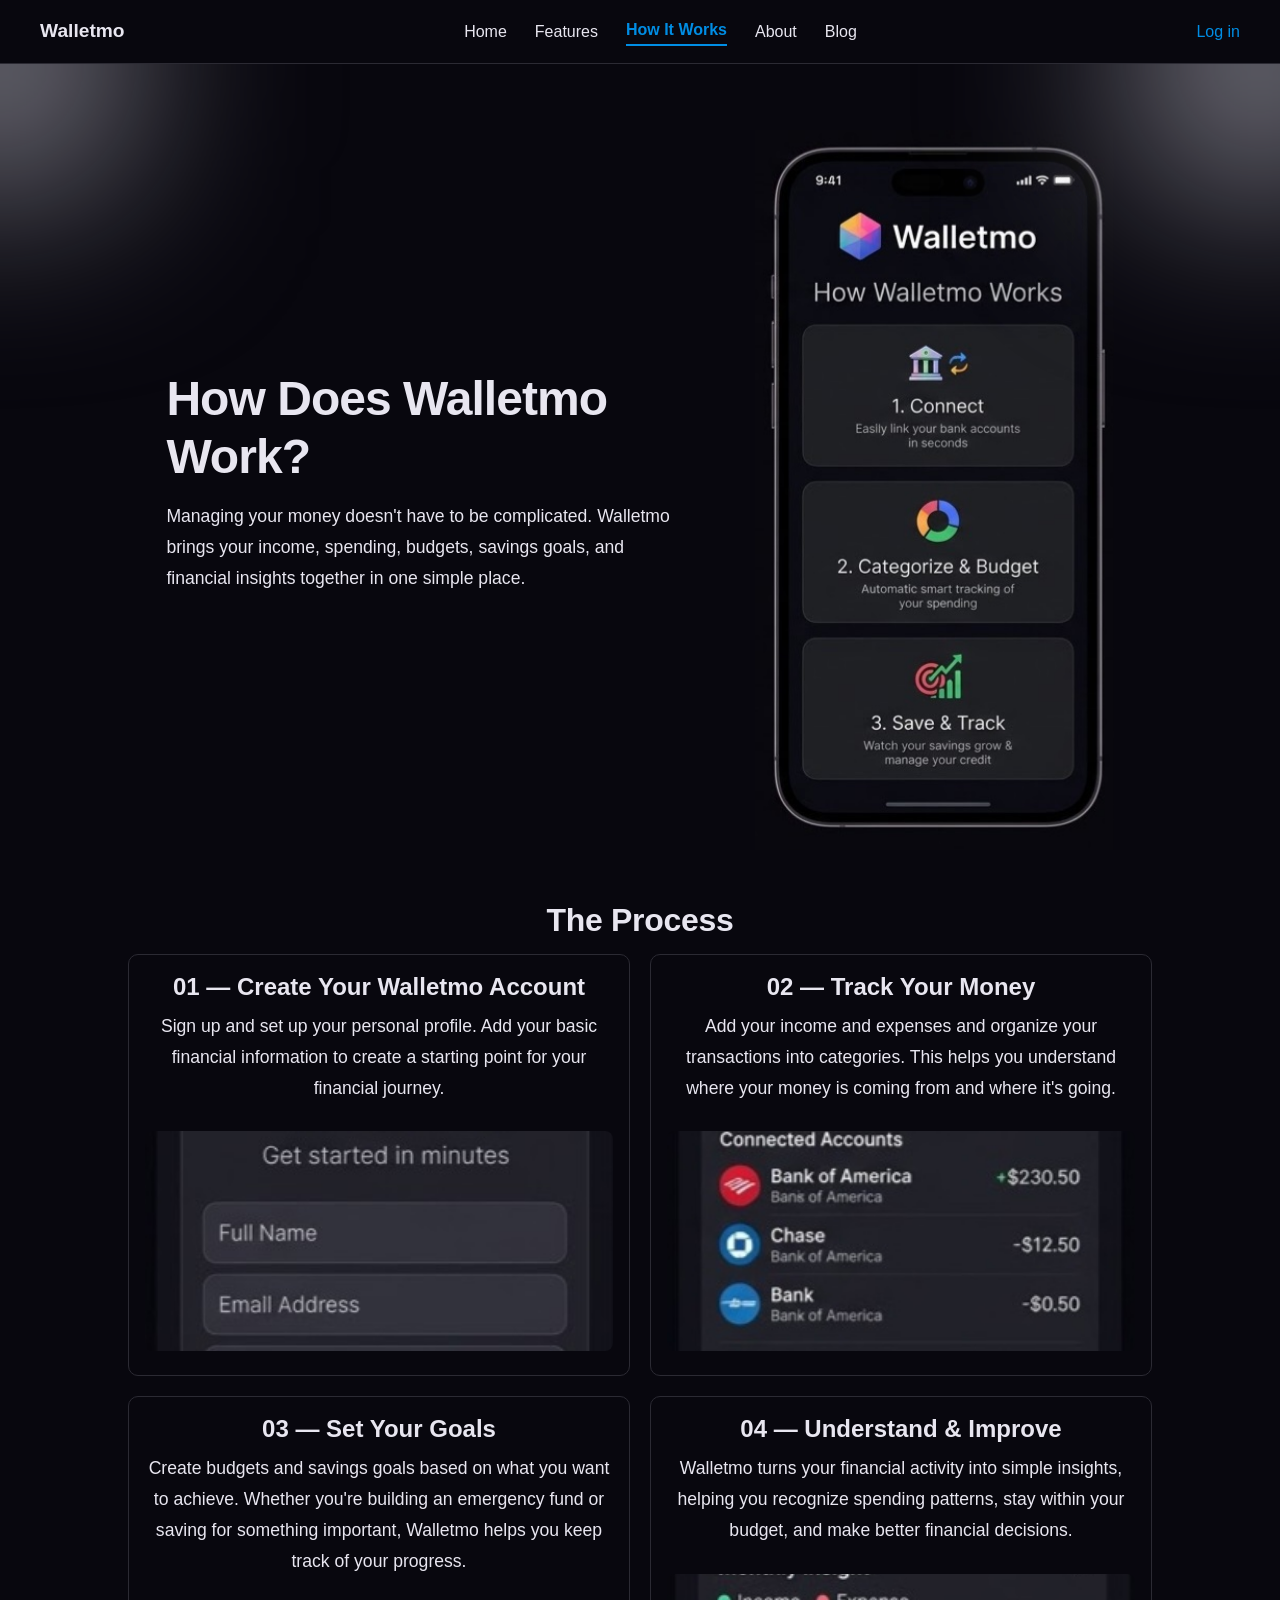
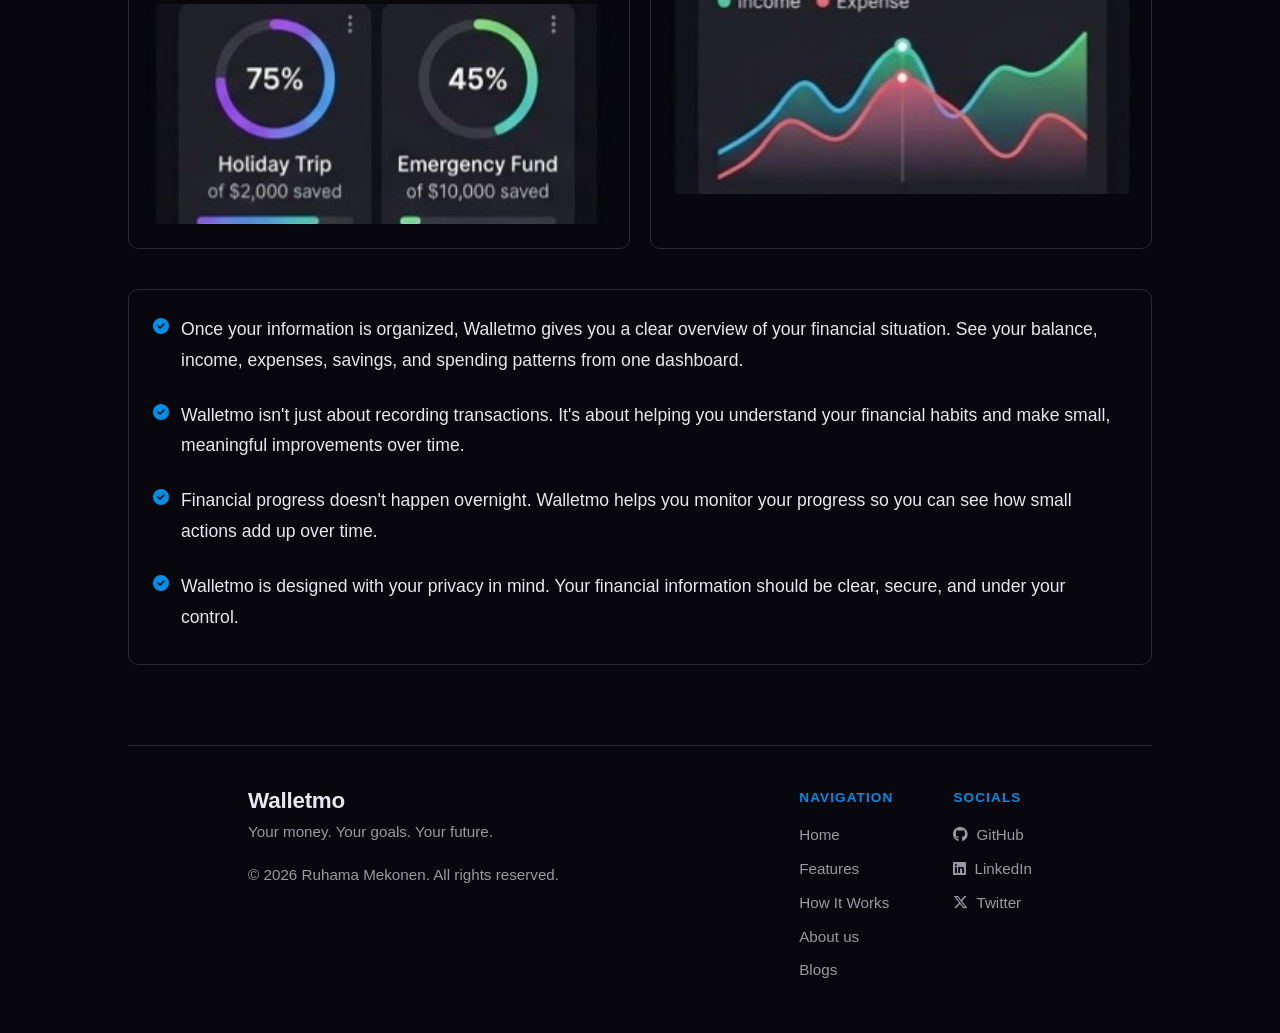
<file: pages/how_it_works.html>
<!DOCTYPE html>
<html lang="en">
<head>
    <meta charset="UTF-8">
    <meta name="viewport" content="width=device-width, initial-scale=1.0">
    <title>Walletmo | How It Works</title>
    <meta name="description" content="Learn how Walletmo works: create an account, track your money, set goals, and gain financial insights in four simple steps.">
    <link rel="icon" href="../public/logoicon.svg">
    <link rel="stylesheet" href="https://cdnjs.cloudflare.com/ajax/libs/font-awesome/6.7.2/css/all.min.css">
    <link rel="stylesheet" href="../styles/how_it_works.css">
</head>
<body>
    <header id="nav-bar">
        <div class="nav-title">Walletmo</div>
        <nav>
            <a href="../index.html">Home</a>
            <a href="./features.html">Features</a>
            <a href="#" class="active">How It Works</a>
            <a href="./about.html">About</a>
            <a href="./blog.html">Blog</a>
        </nav>
        <a href="#">Log in</a>
    </header>

    <main>
        <div class="shadow right"></div>
        <div class="shadow left"></div>
        <div class="hero">
            <section class="side-left">
                <h1>How Does Walletmo Work?</h1>
                <p>Managing your money doesn't have to be complicated. Walletmo brings your income, spending, budgets, savings goals, and financial insights together in one simple place.</p>
            </section>

            <section class="side-right" >
                <div class="slider">
                    <img src="../public/how_walletmo_works1.jpg" alt="how walletmo works">
                    <img src="../public/how_walletmo_works2.jpg" alt="how walletmo works">
                    <img src="../public/how_walletmo_works3.jpg" alt="how walletmo works">
                </div>
            </section>
        </div>

        <div class="process-continer">
            <h2>The Process</h2>
            <section class="process">
                <div class="step">
                    <h3>01 — Create Your Walletmo Account</h3>
                    <p>Sign up and set up your personal profile. Add your basic financial information to create a starting point for your financial journey.</p>
                    <img src="../public/create account.jpg" alt="create account">
                </div>

                <div class="step">
                    <h3>02 — Track Your Money</h3>
                    <p>Add your income and expenses and organize your transactions into categories. This helps you understand where your money is coming from and where it's going.</p>
                    <img src="../public/track money.jpg" alt="track money">
                </div>

                <div class="step">
                    <h3>03 — Set Your Goals</h3>
                    <p>Create budgets and savings goals based on what you want to achieve. Whether you're building an emergency fund or saving for something important, Walletmo helps you keep track of your progress.</p>
                    <img src="../public/set goal.jpg" alt="set goals">
                </div>

                <div class="step">
                    <h3>04 — Understand & Improve</h3>
                    <p>Walletmo turns your financial activity into simple insights, helping you recognize spending patterns, stay within your budget, and make better financial decisions.</p>
                    <img src="../public/understand and improve.jpg" alt="understand and improve walletmo">
                </div>
            </section>
        </div>

        <div class="advantage">
            <ul>
                <li><i class="fa-solid fa-circle-check"></i><p>Once your information is organized, Walletmo gives you a clear overview of your financial situation. See your balance, income, expenses, savings, and spending patterns from one dashboard.</p></li>
                <li><i class="fa-solid fa-circle-check"></i><p>Walletmo isn't just about recording transactions. It's about helping you understand your financial habits and make small, meaningful improvements over time.</p></li>
                <li><i class="fa-solid fa-circle-check"></i><p>Financial progress doesn't happen overnight. Walletmo helps you monitor your progress so you can see how small actions add up over time.</p></li>
                <li><i class="fa-solid fa-circle-check"></i><p>Walletmo is designed with your privacy in mind. Your financial information should be clear, secure, and under your control.</p></li>
            </ul>
        </div>   
    </main>

    <footer>
        <div class="brand">
            <h2>Walletmo</h2>
            <p>Your money. Your goals. Your future.</p>
            <p class="copy_right">&#169 2026 Ruhama Mekonen. All rights reserved.</p>
        </div>

        <div class="connection">
            <div class="navigation">
                <p>Navigation</p>
                <ul>
                    <li><a href="../index.html">Home</a></li>
                    <li><a href="./features.html">Features</a></li>
                    <li><a href="./how_it_works.html">How It Works</a></li>
                    <li><a href="./about.html">About us</a></li>
                    <li><a href="./blog.html">Blogs</a></li> 
                </ul>
            </div>

            <div class="social">
                <p>Socials</p>
                <ul>
                    <li><a href="https://github.com/Ruhi-mek/" target="_blank"><i class="fa-brands fa-github"></i> GitHub</a></li>
                    <li><a href="https://www.linkedin.com/in/ruhama-mekonen-79655a389" target="_blank"><i class="fa-brands fa-linkedin"></i> LinkedIn</a></li>
                    <li><a href="https://x.com/RuhiMek" target="_blank"><i class="fa-brands fa-x-twitter"></i> Twitter</a></li>
                </ul>
            </div>
        </div>

    </footer>
</body>
</html>
</file>
<file: main.css>
:root {
    --bgcolor: #08070e;
    --fontcolor: #e8e6f0;
    --btncolor: #008DE4;
    --btnshadow: #07243c;
    --darkenblue: #2b2a33;
    --catcolor: #e8047f;
    --gray: #9998a3; 
}

*, *::before, *::after {
    margin: 0;
    padding: 0;
    box-sizing: border-box;
}

html {
    scroll-behavior: smooth;
}

body {
    background-color: var(--bgcolor);
    color: var(--fontcolor);
    font-family: 'Roboto', sans-serif;
    font-size: 1rem;
    line-height: 1.6;
    width: 80%;
    margin: auto;
}

h1 {
    font-size: 3rem;
    font-weight: 700;
    line-height: 1.2;
    letter-spacing: -0.02em;
    margin-bottom: 1rem; 
}

h2 {
    font-size: 2rem;
    font-weight: 600;
    line-height: 1.3;
    letter-spacing: -0.01em;
    margin-bottom: 0.75rem; 
}

h3 {
    font-size: 1.5rem;
    font-weight: 600;
    line-height: 1.35;
    margin-bottom: 0.5rem;
}

p {
    font-size: 1.1rem;
    line-height: 1.75;
    margin-bottom: 1rem;
}

li {
    font-size: 1.05rem;
    line-height: 1.7;
    margin-bottom: 0.5rem;
}

a {
   font-size: 1rem;
   text-decoration: none; 
}

figcaption {
    font-size: 0.95rem;
    line-height: 1.65;
    color: var(--gray);
    margin-top: 8px;
}

button {
    cursor: pointer;
    border: none;
    font-family: inherit;
}

main {
    padding-top: 80px;
}

#nav-bar {
    position: fixed;
    top: 0;
    left: 0;
    display: flex;
    align-items: center;
    justify-content: space-between;
    width: 100%;
    padding: 16px 40px;
    background-color: var(--bgcolor);
    z-index: 1;
    font-size: 1.2rem; 
    border-bottom: 1px solid var(--darkenblue);
    gap: 20px;
}

nav {
    display: flex;
    align-items: center;
    gap: 28px;
    flex-shrink: 0;
}

.nav-title {
    font-size: 1.2rem;
    font-weight: 700;
    white-space: nowrap;
    flex-shrink: 0;
}

nav a {
    color: var(--fontcolor);
    font-size: 1rem;
    white-space: nowrap;
}

nav a:hover {
    color: var(--gray);
}

nav a.active {
    color: var(--btncolor);
    font-weight: bold;
    border-bottom: 2px solid var(--btncolor);
    padding-bottom: 2px;
}

#nav-bar > a{
    color: var(--btncolor)
}

#nav-bar > a:hover {
    text-decoration: underline;
}

.shadow {
    width: 20px;
    height: 20px;
    border-radius: 50%;
    position: absolute;
    top: 55px;
    background-color: var(--bgcolor);
    box-shadow: 0 0 1px 100px var(--gray);
    filter: blur(100px);
}

.shadow.right {
    right: 0;
    transform: translateX(-50%);
}

.shadow.left {
    left: 0;
    transform: translateX(-50%); 
}

.hero {
    height: 100vh;
    display: flex;
    flex-direction: column;
    justify-content: center;
    align-items: center;
    text-align: center;
    padding: 0 20px;
}

.moto {
    font-size: 1.25rem;
    color: var(--gray);
    letter-spacing: 0.04em;
    margin-bottom: 1.25rem;
}

.get_started {
    text-decoration: none;
    margin-top: 2rem;
    padding: 10px 20px;
    border: 1px solid var(--btnshadow);
    border-radius: 20px;
    background-color: var(--btnshadow);
    color: var(--catcolor);
    font-weight: bold;
    font-size: 1.5rem;
    box-shadow: 0 -2px 15px 3px var(--btncolor);
    animation: clickme 3s linear infinite;
}

@keyframes clickme {
    0% {
        transform: scale(1);
    }

    50% {
        transform: scale(1.05);
    }

    100% {
        transform: scale(1);
    }
}

.overview {
    margin: 60px auto;
    padding: 40px 20px;
    display: flex;
    justify-content: center;
    align-items: center;
    gap: 40px;
}

.content h2 {
    color: var(--btncolor);
}

.overview img {
    width: 40%;
    aspect-ratio: 4 / 3;
    border-radius: 12px;
    object-fit: cover;
    box-shadow: 0 4px 24px rgba(0,0,0,0.4);
}

footer {
    display: flex;
    justify-content: space-around;
    margin: 80px 0 0;
    border-top: 1px solid var(--darkenblue);
    padding: 40px 0 50px;
}

.copy_right {
    font-size: 0.8rem;
    margin-top: 20px;
    color: var(--gray);
}

.connection {
    display: flex;
    gap: 60px;
}

.connection p {
    color: var(--btncolor);
    font-weight: 600;
    font-size: 0.85rem;
    letter-spacing: 0.08em;
    text-transform: uppercase;
    margin-bottom: 12px;
}

.connection ul{
    list-style-type: none;
}

.connection li {
    margin-top: 8px;
}

li a{
    color: var(--gray);
    font-size: 0.95rem;
    display: flex;
    align-items: center;
    gap: 8px;
    transition: color 0.2s;
}

li a:hover {
    color: var(--fontcolor);
}

footer * {
    margin: 0;
}

footer h2 {
    font-size: 1.4rem;
    font-weight: 700;
    margin-bottom: 6px;
}

footer > .brand > p {
    font-size: 0.95rem;
    color: var(--gray);
    line-height: 1.5;
}

footer p, footer li, footer a {
    font-size: 0.95rem;
}

@media (max-width: 768px) {
    #nav-bar {
        padding: 14px 24px;
    }

    nav {
        gap: 18px;
    }

    .overview {
        flex-direction: column;
    }

    .overview img {
        width: 70%;
        aspect-ratio: 3 / 4;
        border-radius: 10%;
    }
}

/* Mobile */
@media (max-width: 480px) {
    body {
        width: 90%;
    }

    h1 {
        font-size: 2rem;
        margin: 0.67em 0; 
    }

    h2 {
        font-size: 1.5rem;
        margin: 0.83em 0; 
    }

    h3 {
        font-size: 1.17rem;
        margin: 1em 0;
    }

    p, li, a {
        font-size: 1rem;
        margin: 1em 0;
    }

    #nav-bar {
        padding: 12px 16px;
        gap: 12px;
    }

    nav {
        gap: 14px;
    }

    nav a, #nav-bar > a {
        font-size: 0.85rem;
    }

    .hero {
        text-align: center;
        padding: 0 10px;
    }

    .overview {
        flex-direction: column;
        text-align: center;
    }

    .overview img {
        width: 85%;
        aspect-ratio: 4 / 3;
        border-radius: 10px;
    }

    footer {
        flex-direction: column;
        align-items: center;
        text-align: center;
        gap: 30px;
    }

    .connection {
        flex-direction: column;
        align-items: center;
        gap: 20px;
    }
}
</file>
<file: styles/about.css>
:root {
    --bgcolor: #08070e;
    --fontcolor: #e8e6f0;
    --btncolor: #008DE4;
    --btnshadow: #07243c;
    --darkenblue: #2b2a33;
    --catcolor: #e8047f;
    --gray: #9998a3; 
}

*, *::before, *::after {
    margin: 0;
    padding: 0;
    box-sizing: border-box;
}

html {
    scroll-behavior: smooth;
}

body {
    background-color: var(--bgcolor);
    color: var(--fontcolor);
    font-family: 'Roboto', sans-serif;
    font-size: 1rem;
    line-height: 1.6;
    width: 80%;
    margin: auto;
}

h1 {
    font-size: 3rem;
    font-weight: 700;
    line-height: 1.2;
    letter-spacing: -0.02em;
    margin-bottom: 1rem; 
}

h2 {
    font-size: 2rem;
    font-weight: 600;
    line-height: 1.3;
    letter-spacing: -0.01em;
    margin-bottom: 0.75rem; 
}

h3 {
    font-size: 1.5rem;
    font-weight: 600;
    line-height: 1.35;
    margin-bottom: 0.5rem;
}

p {
    font-size: 1.1rem;
    line-height: 1.75;
    margin-bottom: 1rem;
}

li {
    font-size: 1.05rem;
    line-height: 1.7;
    margin-bottom: 0.5rem;
}

a {
   font-size: 1rem;
   text-decoration: none; 
}

button {
    cursor: pointer;
    border: none;
    font-family: inherit;
}

#nav-bar {
    position: fixed;
    top: 0;
    left: 0;
    display: flex;
    align-items: center;
    justify-content: space-between;
    width: 100%;
    padding: 16px 40px;
    background-color: var(--bgcolor);
    z-index: 1;
    border-bottom: 1px solid var(--darkenblue);
    gap: 20px;
}

nav {
    display: flex;
    align-items: center;
    gap: 28px;
    flex-shrink: 0;
}

.nav-title {
    font-size: 1.2rem;
    font-weight: 700;
    white-space: nowrap;
    flex-shrink: 0;
}

nav a {
    color: var(--fontcolor);
    font-size: 1rem;
    white-space: nowrap;
}

nav a:hover {
    color: var(--gray);
}

nav a.active {
    color: var(--btncolor);
    font-weight: bold;
    border-bottom: 2px solid var(--btncolor);
    padding-bottom: 2px;
}

#nav-bar > a{
    color: var(--btncolor)
}

#nav-bar > a:hover {
    text-decoration: underline;
}

.shadow {
    width: 20px;
    height: 20px;
    border-radius: 50%;
    position: absolute;
    top: 55px;
    background-color: var(--bgcolor);
    box-shadow: 0 0 1px 100px var(--gray);
    filter: blur(100px);
}

.shadow.right {
    right: 0;
    transform: translateX(-50%);
}

.shadow.left {
    left: 0;
    transform: translateX(-50%); 
}

main {
    margin-top: 100px;
}

.hero {
    height: 70vh;
}

section {
    margin-bottom: 30px;
    scroll-margin-top: 90px;
}

.m-v {
    display: grid;
    grid-template-columns: 1fr 1fr;
    gap: 20px;
}

.m-v section {
    padding: 10px;
    background-color: var(--darkenblue);
    border-radius: 10px;
}

.values {
    display: flex;
    flex-direction: column;
    gap: 20px;
    padding: 10px;
    border-radius: 10px;
    border: 1px solid var(--darkenblue);
}

.values article {
    padding: 16px;
    border-radius: 8px;
    transition: background 0.2s;
}

.values article:hover {
    background-color: var(--darkenblue);
}

.values h3 i {
    color: var(--btncolor);
    margin-right: 8px;
    font-size: 1.2rem;
}

footer {
    display: flex;
    justify-content: space-around;
    margin: 80px 0 0;
    border-top: 1px solid var(--darkenblue);
    padding: 40px 0 50px;
}

.copy_right {
    font-size: 0.8rem;
    margin-top: 20px;
    color: var(--gray);
}

.connection {
    display: flex;
    gap: 60px;
}

.connection p {
    color: var(--btncolor);
    font-weight: 600;
    font-size: 0.85rem;
    letter-spacing: 0.08em;
    text-transform: uppercase;
    margin-bottom: 12px;
}

.connection ul{
    list-style-type: none;
}

.connection li {
    margin-top: 8px;
}

li a{
    color: var(--gray);
    font-size: 0.95rem;
    display: flex;
    align-items: center;
    gap: 8px;
    transition: color 0.2s;
}

li a:hover {
    color: var(--fontcolor);
}

footer * {
    margin: 0;
}

footer h2 {
    font-size: 1.4rem;
    font-weight: 700;
    margin-bottom: 6px;
}

footer > .brand > p {
    font-size: 0.95rem;
    color: var(--gray);
    line-height: 1.5;
}

footer p, footer li, footer a {
    font-size: 0.95rem;
}

/* Tablet */
@media (max-width: 768px) {
    #nav-bar {
        padding: 14px 24px;
    }

    nav {
        gap: 18px;
    }

    .hero {
        height: auto;
        padding-bottom: 20px;
    }
}

/* Mobile */
@media (max-width: 480px) {
    body {
        width: 90%;
    }

    h1 {
        font-size: 2rem;
        margin: 0.67em 0; 
    }

    h2 {
        font-size: 1.5rem;
        margin: 0.83em 0; 
    }

    h3 {
        font-size: 1.17rem;
        margin: 1em 0;
    }

    p, li, a {
        font-size: 1rem;
        margin: 1em 0;
    }

    #nav-bar {
        padding: 12px 16px;
        gap: 12px;
    }

    nav {
        gap: 14px;
    }

    nav a, #nav-bar > a {
        font-size: 0.85rem;
    }

    .hero {
        height: auto;
        padding-bottom: 20px;
    }

    .m-v {
        grid-template-columns: 1fr;
    }

    footer {
        flex-direction: column;
        align-items: center;
        text-align: center;
        gap: 30px;
    }

    .connection {
        flex-direction: column;
        align-items: center;
        gap: 20px;
    }
}
</file>
<file: styles/blog.css>
:root {
    --bgcolor: #08070e;
    --fontcolor: #e8e6f0;
    --btncolor: #008DE4;
    --btnshadow: #07243c;
    --darkenblue: #2b2a33;
    --catcolor: #e8047f;
    --gray: #9998a3; 
}

*, *::before, *::after {
    margin: 0;
    padding: 0;
    box-sizing: border-box;
}

html {
    scroll-behavior: smooth;
}

body {
    background-color: var(--bgcolor);
    color: var(--fontcolor);
    font-family: 'Roboto', sans-serif;
    font-size: 1rem;
    line-height: 1.6;
    width: 80%;
    margin: auto;
}

h1 {
    font-size: 3rem;
    font-weight: 700;
    line-height: 1.2;
    letter-spacing: -0.02em;
    margin-bottom: 1rem; 
}

h2 {
    font-size: 2rem;
    font-weight: 600;
    line-height: 1.3;
    letter-spacing: -0.01em;
    margin-bottom: 0.75rem; 
}

h3 {
    font-size: 1.5rem;
    font-weight: 600;
    line-height: 1.35;
    margin-bottom: 0.5rem;
}

p {
    font-size: 1.1rem;
    line-height: 1.75;
    margin-bottom: 1rem;
}

li {
    font-size: 1.05rem;
    line-height: 1.7;
    margin-bottom: 0.5rem;
}

a {
   font-size: 1rem;
   text-decoration: none; 
}

button {
    cursor: pointer;
    border: none;
    font-family: inherit;
}

#nav-bar {
    position: fixed;
    top: 0;
    left: 0;
    display: flex;
    align-items: center;
    justify-content: space-between;
    width: 100%;
    padding: 16px 40px;
    background-color: var(--bgcolor);
    z-index: 1;
    border-bottom: 1px solid var(--darkenblue);
    gap: 20px;
}

nav {
    display: flex;
    align-items: center;
    gap: 28px;
    flex-shrink: 0;
}

.nav-title {
    font-size: 1.2rem;
    font-weight: 700;
    white-space: nowrap;
    flex-shrink: 0;
}

nav a {
    color: var(--fontcolor);
    font-size: 1rem;
    white-space: nowrap;
}

nav a:hover {
    color: var(--gray);
}

nav a.active {
    color: var(--btncolor);
    font-weight: bold;
    border-bottom: 2px solid var(--btncolor);
    padding-bottom: 2px;
}

#nav-bar > a{
    color: var(--btncolor)
}

#nav-bar > a:hover {
    text-decoration: underline;
}

.shadow {
    width: 20px;
    height: 20px;
    border-radius: 50%;
    position: absolute;
    top: 55px;
    background-color: var(--bgcolor);
    box-shadow: 0 0 1px 100px var(--gray);
    filter: blur(100px);
}

.shadow.right {
    right: 0;
    transform: translateX(-50%);
}

.shadow.left {
    left: 0;
    transform: translateX(-50%); 
}

section {
    margin-top: 50px;
}

.sub-text {
    font-size: 1rem;
    font-weight: 200;
    margin: 0;
    color: var(--gray);
}

.hero {
    display: flex;
    flex-direction: column;
    justify-content: center;
    align-items: center;
    height: 100vh;
    text-align: center;
    padding-top: 80px;
}

.search {
    display: inline-block;
    position: relative;
    width: 60%;
}

.search input {
    width: 100%;
    background-color: var(--darkenblue);
    border: none;
    border-radius: 40px;
    padding: 20px 40px;
    margin-top: 30px;
    color: #fff;
}

.search::before {
    content: "\26B2";
    position: absolute;
    left: 15px;
    top: 50%;
    color: #fff; 
    transform: rotate(-45deg);
    z-index: 1;
    font-size: 1.3rem;
    cursor: not-allowed;
}

.learn {
    display: grid;
    grid-template-columns: 1fr 1fr;
    gap: 20px;
}

.learn > div {
    border: 1px solid var(--darkenblue);
    border-radius: 10px;
    padding: 10px;
    text-align: center;
}

.idea {
    display: flex;
    align-items: flex-start;
    gap: 24px;
    margin-top: 28px;
    padding: 16px;
    border-radius: 10px;
    border: 1px solid var(--darkenblue);
    transition: border-color 0.2s;
}

.idea:hover {
    border-color: var(--btncolor);
}

.idea img {
    width: 260px;
    flex-shrink: 0;
    aspect-ratio: 4 / 3;
    border-radius: 10px;
    object-fit: cover;
}

.context {
    display: flex;
    flex-direction: column;
    gap: 8px;
}

.read {
    background-color: var(--btnshadow);
    color: var(--btncolor);
    padding: 8px 18px;
    border-radius: 8px;
    font-size: 0.9rem;
    font-weight: 600;
    letter-spacing: 0.02em;
    align-self: flex-start;
    transition: background 0.2s;
}

.read:hover {
    background-color: var(--btncolor);
    color: #fff;
}

.new {
    text-align: center;
    padding: 40px 20px;
    margin-top: 20px;
    border-radius: 12px;
    border: 1px solid var(--darkenblue);
    background-color: rgba(43, 42, 51, 0.3);
}

.new input {
    display: block;
    width: 50%;
    margin: 10px auto;
    text-align: center;
    padding: 10px 20px;
    border-radius: 20px;
}

input[type='submit'] {
    color: var(--catcolor);
    font-weight: bold;
    cursor: pointer;
    border: none;
    background-color: var(--btnshadow);
    font-family: inherit;
}

footer {
    display: flex;
    justify-content: space-around;
    margin: 80px 0 0;
    border-top: 1px solid var(--darkenblue);
    padding: 40px 0 50px;
}

.copy_right {
    font-size: 0.8rem;
    margin-top: 20px;
    color: var(--gray);
}

.connection {
    display: flex;
    gap: 60px;
}

.connection p {
    color: var(--btncolor);
    font-weight: 600;
    font-size: 0.85rem;
    letter-spacing: 0.08em;
    text-transform: uppercase;
    margin-bottom: 12px;
}

.connection ul{
    list-style-type: none;
}

.connection li {
    margin-top: 8px;
}

li a{
    color: var(--gray);
    font-size: 0.95rem;
    display: flex;
    align-items: center;
    gap: 8px;
    transition: color 0.2s;
}

li a:hover {
    color: var(--fontcolor);
}

footer * {
    margin: 0;
}

footer h2 {
    font-size: 1.4rem;
    font-weight: 700;
    margin-bottom: 6px;
}

footer > .brand > p {
    font-size: 0.95rem;
    color: var(--gray);
    line-height: 1.5;
}

footer p, footer li, footer a {
    font-size: 0.95rem;
}

/* Tablet */
@media (max-width: 768px) {
    #nav-bar {
        padding: 14px 24px;
    }

    nav {
        gap: 18px;
    }

    .idea img {
        width: 220px;
    }

    .search {
        width: 80%;
    }
}

/* Mobile */
@media (max-width: 480px) {
    body {
        width: 90%;
    }

    h1 {
        font-size: 2rem;
        margin: 0.67em 0; 
    }

    h2 {
        font-size: 1.5rem;
        margin: 0.83em 0; 
    }

    h3 {
        font-size: 1.17rem;
        margin: 1em 0;
    }

    p, li, a {
        font-size: 1rem;
        margin: 1em 0;
    }

    #nav-bar {
        padding: 12px 16px;
        gap: 12px;
    }

    nav {
        gap: 14px;
    }

    nav a, #nav-bar > a {
        font-size: 0.85rem;
    }

    .search {
        width: 95%;
    }

    .learn {
        grid-template-columns: 1fr;
    }

    .idea {
        flex-direction: column;
        gap: 12px;
    }

    .idea img {
        width: 100%;
        aspect-ratio: 16 / 9;
        margin-right: 0;
        object-fit: cover;
    }

    .new input {
        width: 90%;
    }

    footer {
        flex-direction: column;
        align-items: center;
        text-align: center;
        gap: 30px;
    }

    .connection {
        flex-direction: column;
        align-items: center;
        gap: 20px;
    }
}
</file>
<file: styles/dashboard.css>
:root {
    --bgcolor: #08070e;
    --fontcolor: #e8e6f0;
    --btncolor: #008DE4;
    --btnshadow: #07243c;
    --darkenblue: #2b2a33;
    --catcolor: #e8047f;
    --gray: #9998a3;
    --green: #4ade80; 
}

*, *::before, *::after {
    margin: 0;
    padding: 0;
    box-sizing: border-box;
}

html {
    scroll-behavior: smooth;
}

body {
    background-color: var(--bgcolor);
    color: var(--fontcolor);
    font-family: 'Roboto', sans-serif;
    font-size: 1rem;
    line-height: 1.6;
}

h1 {
    font-size: 2.5rem;
    font-weight: 700;
    line-height: 1.2;
    letter-spacing: -0.02em;
    margin-bottom: 16px; 
}

h2 {
    font-size: 1.75rem;
    font-weight: 600;
    line-height: 1.3;
    margin: 20px 0 12px; 
}

h3 {
    font-size: 1.3rem;
    font-weight: 600;
    line-height: 1.35;
}

p, li {
    font-size: 1rem;
    line-height: 1.7;
    margin: 12px 0;
}

a {
   font-size: 0.95rem;
   text-decoration: none; 
}

button {
    cursor: pointer;
    border: none;
    font-family: inherit;
}

.sub-text {
    font-size: 1rem;
    font-weight: 200;
    margin: 0;
    color: var(--gray);
}

.green-text, .red-text {
    font-size: 0.9rem;
    font-weight: 200;
    margin: 0;
}

.green-text {
    color: var(--green); 
}

.red-text {
    color: #f87171;
}

.no-margin {
    margin: 0;
}

.head {
    display: none;
}

.side-bar {
    position: fixed;
    top: 0;
    left: 0;
    width: 30%;
    height: 100vh;
    padding: 0 2%;
    box-shadow: 2px 0 5px var(--darkenblue);
}

.side-bar > div {
    margin-top: 40px;
    padding-bottom: 10px;
}

.border {
    border-bottom: 2px solid var(--darkenblue);
}

.nav-link {
    height: 35vh;
    display: flex;
    flex-direction: column;
    justify-content: space-around;
}

.nav-link a {
    color: var(--fontcolor);
}

.nav-link a:hover {
    color: var(--gray);
}

.home a:hover {
    color: var(--catcolor);
}

main, footer {
    margin-left: 30%;
}

.content, .closing {
    width: 80%;
    margin: auto;
}

.content > section {
    margin-top: 40px;
    scroll-margin-top: 20px;
}

#overview > div {
   margin-bottom: 40px; 
}

.btn {
    background-color: var(--btnshadow);
    color: #fff;
    padding: 10px 20px;
    border-radius: 10px;
}

.financial-cards {
    display: grid;
    grid-template-columns: 1fr 1fr;
    gap: 20px;
}

.financial-cards > div > i {
    display: block;
    margin-bottom: 10px;
}

.financial-cards > div, .expense-income, .recent-tansaction, .monthly-budget, .saving-goal, .insight-box {
    border: 1px solid var(--darkenblue);
    border-radius: 10px;
    padding: 10px;
}

.top {
    display: flex;
    justify-content: space-between;
    align-items: center;
}

.month {
    margin-top: 10px;
}

.expenses, .incomes, .credit {
    width: 100%;
    height: 10px;
    border-radius: 5px;
    margin-bottom: 5px;
    background-color: var(--darkenblue);
    position: relative;
}

.expense, .income, .credit-value {
    position: absolute;
    height: 100%;
    border-radius: 5px;
}

.expense {
    background-color: var(--btncolor);
}

.income {
    background-color: var(--green);
}

.w-10 {
    width: 10%
} 

.w-20 {
    width: 20%
} 

.w-30 {
    width: 30%
} 

.w-40 {
    width: 40%
} 

.w-50 {
    width: 50%
} 

.w-60 {
    width: 60%
} 

.w-70 {
    width: 70%
} 

.w-80 {
    width: 80%
} 

.w-90 {
    width: 90%
} 

.w-100 {
    width: 100%
} 

.e-circle, .i-circle {
    display: inline-block;
    margin: 20px 10px 0 0;
}

.e-circle::before {
    content: '';
    display: inline-block;
    width: 20px;
    height: 20px;
    border-radius: 50%;
    margin-right: 5px;
    background-color: var(--btncolor);
    vertical-align: middle;
}

.i-circle::before {
    content: '';
    display: inline-block;
    width: 20px;
    height: 20px;
    border-radius: 50%;
    margin-right: 5px;
    background-color: var(--green);
    vertical-align: middle;
}

.money, .left-content {
    display: flex;
    justify-content: space-between;
    align-items: center;
}

.left-content {
    padding-bottom: 5px;
}

.left-content i, .left-content-plan i {
    margin-right: 15px;
    font-size: 2rem;
}

.food {
    background-color: antiquewhite;
}

.trans {
    background-color: #4ce5e5;
}

.enter {
    background-color: yellowgreen;
}

.left-content-plan, .insight {
    display: flex;
    align-items: center;
    padding-bottom: 10px;
}

.save {
    background-color: burlywood;
}

.insight i {
    margin-right: 10px;
}

.closing {
    text-align: center;
    margin: 50px;
}

/* Tablet */
@media (max-width: 768px) {
    .side-bar {
        width: 35%;
    }

    main, footer {
        margin-left: 35%;
    }
}

/* Mobile */
@media (max-width: 480px) {
    h1 {
        font-size: 2rem;
        margin: 0.67em 0; 
    }

    h2 {
        font-size: 1.5rem;
        margin: 0.83em 0; 
    }

    h3 {
        font-size: 1.17rem;
        margin: 1em 0;
    }

    p, li, a {
        font-size: 1rem;
        margin: 1em 0;
    }

    .side-bar {
        display: none;
    }

    main, footer {
        margin: 0;
    }

    main {
        margin-top: 10vh;
        padding: 0 5%;
    }

    .financial-cards {
        grid-template-columns: 1fr;
    }

    .head {
        position: fixed;
        top: 0;
        left: 0;
        display: flex;
        justify-content: space-between;
        align-items: center;
        width: 100%;
        padding: 15px 20px;
        background-color: var(--bgcolor);
        font-size: 1.2rem;
        z-index: 1;
        border-bottom: 1px solid var(--darkenblue);
    }

    .content {
        width: 95%;
    }
}
</file>
<file: styles/features.css>
:root {
    --bgcolor: #08070e;
    --fontcolor: #e8e6f0;
    --btncolor: #008DE4;
    --btnshadow: #07243c;
    --darkenblue: #2b2a33;
    --catcolor: #e8047f;
    --gray: #9998a3; 
}

*, *::before, *::after {
    margin: 0;
    padding: 0;
    box-sizing: border-box;
}

html {
    scroll-behavior: smooth;
}

body {
    background-color: var(--bgcolor);
    color: var(--fontcolor);
    font-family: 'Roboto', sans-serif;
    font-size: 1rem;
    line-height: 1.6;
    width: 80%;
    margin: auto;
}

h1 {
    font-size: 3rem;
    font-weight: 700;
    line-height: 1.2;
    letter-spacing: -0.02em;
    margin-bottom: 1rem; 
}

h2 {
    font-size: 2rem;
    font-weight: 600;
    line-height: 1.3;
    letter-spacing: -0.01em;
    margin-bottom: 0.75rem; 
}

h3 {
    font-size: 1.5rem;
    font-weight: 600;
    line-height: 1.35;
    margin-bottom: 0.5rem;
}

p {
    font-size: 1.1rem;
    line-height: 1.75;
    margin-bottom: 1rem;
}

li {
    font-size: 1.05rem;
    line-height: 1.7;
    margin-bottom: 0.5rem;
}

a {
   font-size: 1rem;
   text-decoration: none; 
}

button {
    cursor: pointer;
    border: none;
    font-family: inherit;
}

figcaption {
    font-size: 0.95rem;
    line-height: 1.65;
    color: var(--gray);
    margin-top: 8px;
}

#nav-bar {
    position: fixed;
    top: 0;
    left: 0;
    display: flex;
    align-items: center;
    justify-content: space-between;
    width: 100%;
    padding: 16px 40px;
    background-color: var(--bgcolor);
    z-index: 1;
    border-bottom: 1px solid var(--darkenblue);
    gap: 20px;
}

nav {
    display: flex;
    align-items: center;
    gap: 28px;
    flex-shrink: 0;
}

.nav-title {
    font-size: 1.2rem;
    font-weight: 700;
    white-space: nowrap;
    flex-shrink: 0;
}

nav a {
    color: var(--fontcolor);
    font-size: 1rem;
    white-space: nowrap;
}

nav a:hover {
    color: var(--gray);
}

nav a.active {
    color: var(--btncolor);
    font-weight: bold;
    border-bottom: 2px solid var(--btncolor);
    padding-bottom: 2px;
}

#nav-bar > a{
    color: var(--btncolor)
}

#nav-bar > a:hover {
    text-decoration: underline;
}

.shadow {
    width: 20px;
    height: 20px;
    border-radius: 50%;
    position: absolute;
    top: 55px;
    background-color: var(--bgcolor);
    box-shadow: 0 0 1px 100px var(--gray);
    filter: blur(100px);
}

.shadow.right {
    right: 0;
    transform: translateX(-50%);
}

.shadow.left {
    left: 0;
    transform: translateX(-50%); 
}

.hero {
    display: flex;
    justify-content: space-evenly;
    align-items: center;
    height: 100vh;
    padding-top: 80px;
}

.side-left {
    width: 50%;
}

.side-right {
    display: flex;
    flex-direction: column;
    justify-content: space-between;
    align-items: flex-start;
    height: 60%;
    width: 40%;
    margin-left: 10%;
    padding: 10px 5%;
    border-left: 5px solid var(--btncolor);
    border-right: 5px solid var(--btncolor);
    border-radius: 10px;
}

.side-right a {
    color: inherit;
}

.side-right a:hover { 
    color: var(--catcolor)
}

.features {
    display: grid;
    grid-template-columns: repeat(3, 1fr);
    gap: 20px;
    grid-template-areas: 
        'budget budget saving'
        'spending credit credit'
        'insights insights insights';
}

.features > section {
    padding: 20px;
    border-radius: 10px;
    border: 1px solid var(--darkenblue);
    scroll-margin-top: 80px;
    text-align: center;
    transition: border-color 0.2s;
}

.features > section:hover {
    border-color: var(--btncolor);
}

.features > section figure img {
    width: 85%;
    aspect-ratio: 16/9;
    object-fit: cover;
    margin: 12px 0;
    border-radius: 10px;
    box-shadow: 0 2px 16px rgba(0,0,0,0.3);
}

.budget{
    grid-area: budget;
}

.saving{
    grid-area: saving;
}

.spending{
    grid-area: spending;
}

.credit{
    grid-area: credit;
}

.insights{
    grid-area: insights;
}

footer {
    display: flex;
    justify-content: space-around;
    margin: 80px 0 0;
    border-top: 1px solid var(--darkenblue);
    padding: 40px 0 50px;
}

.copy_right {
    font-size: 0.8rem;
    margin-top: 20px;
    color: var(--gray);
}

.connection {
    display: flex;
    gap: 60px;
}

.connection p {
    color: var(--btncolor);
    font-weight: 600;
    font-size: 0.85rem;
    letter-spacing: 0.08em;
    text-transform: uppercase;
    margin-bottom: 12px;
}

.connection ul{
    list-style-type: none;
}

.connection li {
    margin-top: 8px;
}

li a{
    color: var(--gray);
    font-size: 0.95rem;
    display: flex;
    align-items: center;
    gap: 8px;
    transition: color 0.2s;
}

li a:hover {
    color: var(--fontcolor);
}

footer * {
    margin: 0;
}

footer h2 {
    font-size: 1.4rem;
    font-weight: 700;
    margin-bottom: 6px;
}

footer > .brand > p {
    font-size: 0.95rem;
    color: var(--gray);
    line-height: 1.5;
}

footer p, footer li, footer a {
    font-size: 0.95rem;
}

/* Tablet */
@media (max-width: 768px) {
    #nav-bar {
        padding: 14px 24px;
    }

    nav {
        gap: 18px;
    }

    .hero {
        flex-direction: column;
        height: auto;
        padding: 100px 0 40px;
        gap: 30px;
    }

    .side-left {
        width: 100%;
    }

    .side-right {
        width: 100%;
        height: auto;
        margin-left: 0;
        flex-direction: row;
        flex-wrap: wrap;
        gap: 10px;
        padding: 15px;
    }
}

/* Mobile */
@media (max-width: 480px) {
    body {
        width: 90%;
    }

    h1 {
        font-size: 2rem;
        margin: 0.67em 0; 
    }

    h2 {
        font-size: 1.5rem;
        margin: 0.83em 0; 
    }

    h3 {
        font-size: 1.17rem;
        margin: 1em 0;
    }

    p, li, a {
        font-size: 1rem;
        margin: 1em 0;
    }

    #nav-bar {
        padding: 12px 16px;
        gap: 12px;
    }

    nav {
        gap: 14px;
    }

    nav a, #nav-bar > a {
        font-size: 0.85rem;
    }

    .hero {
        flex-direction: column;
        height: auto;
        padding: 90px 0 30px;
        gap: 24px;
    }

    .side-left {
        width: 100%;
    }

    .side-right {
        width: 100%;
        height: auto;
        margin-left: 0;
        flex-direction: row;
        flex-wrap: wrap;
        gap: 8px;
        padding: 12px;
    }

    .features {
        grid-template-columns: 1fr;
        grid-template-areas: 
            'budget'
            'saving'
            'spending'
            'credit'
            'insights';
    }

    footer {
        flex-direction: column;
        align-items: center;
        text-align: center;
        gap: 30px;
    }

    .connection {
        flex-direction: column;
        align-items: center;
        gap: 20px;
    }
}
</file>
<file: styles/how_it_works.css>
:root {
    --bgcolor: #08070e;
    --fontcolor: #e8e6f0;
    --btncolor: #008DE4;
    --btnshadow: #07243c;
    --darkenblue: #2b2a33;
    --catcolor: #e8047f;
    --gray: #9998a3; 
}

*, *::before, *::after {
    margin: 0;
    padding: 0;
    box-sizing: border-box;
}

html {
    scroll-behavior: smooth;
}

body {
    background-color: var(--bgcolor);
    color: var(--fontcolor);
    font-family: 'Roboto', sans-serif;
    font-size: 1rem;
    line-height: 1.6;
    width: 80%;
    margin: auto;
}

h1 {
    font-size: 3rem;
    font-weight: 700;
    line-height: 1.2;
    letter-spacing: -0.02em;
    margin-bottom: 1rem; 
}

h2 {
    font-size: 2rem;
    font-weight: 600;
    line-height: 1.3;
    letter-spacing: -0.01em;
    margin-bottom: 0.75rem; 
}

h3 {
    font-size: 1.5rem;
    font-weight: 600;
    line-height: 1.35;
    margin-bottom: 0.5rem;
}

p {
    font-size: 1.1rem;
    line-height: 1.75;
    margin-bottom: 1rem;
}

li {
    font-size: 1.05rem;
    line-height: 1.7;
    margin-bottom: 0.5rem;
}

a {
   font-size: 1rem;
   text-decoration: none; 
}

button {
    cursor: pointer;
    border: none;
    font-family: inherit;
}

#nav-bar {
    position: fixed;
    top: 0;
    left: 0;
    display: flex;
    align-items: center;
    justify-content: space-between;
    width: 100%;
    padding: 16px 40px;
    background-color: var(--bgcolor);
    z-index: 1;
    border-bottom: 1px solid var(--darkenblue);
    gap: 20px;
}

nav {
    display: flex;
    align-items: center;
    gap: 28px;
    flex-shrink: 0;
}

.nav-title {
    font-size: 1.2rem;
    font-weight: 700;
    white-space: nowrap;
    flex-shrink: 0;
}

nav a {
    color: var(--fontcolor);
    font-size: 1rem;
    white-space: nowrap;
}

nav a:hover {
    color: var(--gray);
}

nav a.active {
    color: var(--btncolor);
    font-weight: bold;
    border-bottom: 2px solid var(--btncolor);
    padding-bottom: 2px;
}

#nav-bar > a{
    color: var(--btncolor)
}

#nav-bar > a:hover {
    text-decoration: underline;
}

.shadow {
    width: 20px;
    height: 20px;
    border-radius: 50%;
    position: absolute;
    top: 55px;
    background-color: var(--bgcolor);
    box-shadow: 0 0 1px 100px var(--gray);
    filter: blur(100px);
}

.shadow.right {
    right: 0;
    transform: translateX(-50%);
}

.shadow.left {
    left: 0;
    transform: translateX(-50%); 
}

.hero {
    display: flex;
    justify-content: space-around;
    align-items: center;
    height: 100vh;
    padding-top: 80px;
}

.side-left {
    width: 50%;
}

.side-right {
    width:35%;
    overflow: hidden;
}

.slider {
    display: flex;
    width: 300%;
    animation: slider 8s infinite;
}

.slider img {
    width: calc(100% / 3);
    flex-shrink: 0;
    height: 80vh;
    aspect-ratio: 16 / 9;
}

@keyframes slider {
    0%, 25% {
        transform: translateX(0);
    }

    33%, 58% {
        transform: translateX(-33.333%);
    }

    66%, 91% {
        transform: translateX(-66.666%);
    }

    100% {
        transform: translateX(0);
    }
}

.process-continer h2 {
    text-align: center;
}

.process {
    display: grid;
    grid-template-columns: 1fr 1fr;
    gap: 20px;
    text-align: center;
}

.advantage {
    margin-top: 30px;
} 

.step {
    padding: 16px;
    border-radius: 10px;
    border: 1px solid var(--darkenblue);
}

.step img {
    width: 100%;
    max-height: 220px;
    object-fit: cover;
    border-radius: 8px;
    margin-top: 12px;
}

footer {
    display: flex;
    justify-content: space-around;
    margin: 80px 0 0;
    border-top: 1px solid var(--darkenblue);
    padding: 40px 0 50px;
}

.copy_right {
    font-size: 0.8rem;
    margin-top: 20px;
    color: var(--gray);
}

.connection {
    display: flex;
    gap: 60px;
}

.connection p {
    color: var(--btncolor);
    font-weight: 600;
    font-size: 0.85rem;
    letter-spacing: 0.08em;
    text-transform: uppercase;
    margin-bottom: 12px;
}

.connection ul{
    list-style-type: none;
}

.connection li {
    margin-top: 8px;
}

li a{
    color: var(--gray);
    font-size: 0.95rem;
    display: flex;
    align-items: center;
    gap: 8px;
    transition: color 0.2s;
}

li a:hover {
    color: var(--fontcolor);
}

footer * {
    margin: 0;
}

footer h2 {
    font-size: 1.4rem;
    font-weight: 700;
    margin-bottom: 6px;
}

footer > .brand > p {
    font-size: 0.95rem;
    color: var(--gray);
    line-height: 1.5;
}

footer p, footer li, footer a {
    font-size: 0.95rem;
}

.advantage {
    margin-top: 40px;
    padding: 24px;
    border-radius: 10px;
    border: 1px solid var(--darkenblue);
}

.advantage ul {
    list-style: none;
    display: flex;
    flex-direction: column;
    gap: 16px;
}

.advantage li {
    display: flex;
    align-items: flex-start;
    gap: 12px;
}

.advantage li i {
    color: var(--btncolor);
    margin-top: 4px;
    flex-shrink: 0;
    font-size: 1rem;
}

.advantage li p {
    margin: 0;
}
/* Tablet */
@media (max-width: 768px) {
    #nav-bar {
        padding: 14px 24px;
    }

    nav {
        gap: 18px;
    }

    .hero {
        flex-direction: column;
        height: auto;
        padding: 100px 0 40px;
        gap: 30px;
    }

    .side-left {
        width: 100%;
    }

    .side-right {
        width: 70%;
    }

    .slider img {
        height: 50vh;
    }
}

/* Mobile */
@media (max-width: 480px) {
    body {
        width: 90%;
    }

    h1 {
        font-size: 2rem;
        margin: 0.67em 0; 
    }

    h2 {
        font-size: 1.5rem;
        margin: 0.83em 0; 
    }

    h3 {
        font-size: 1.17rem;
        margin: 1em 0;
    }

    p, li, a {
        font-size: 1rem;
        margin: 1em 0;
    }

    #nav-bar {
        padding: 12px 16px;
        gap: 12px;
    }

    nav {
        gap: 14px;
    }

    nav a, #nav-bar > a {
        font-size: 0.85rem;
    }

    .hero {
        flex-direction: column;
        height: auto;
        padding: 90px 0 30px;
        gap: 24px;
    }

    .side-left, .side-right {
        width: 100%;
    }

    .slider img {
        height: 30vh;
    }

    .process {
        grid-template-columns: 1fr;
    }

    .step img {
        width: 100%;
        max-width: 100%;
        aspect-ratio: 16 / 9;
    }

    .connection li {
        margin-top: 0;
    }

    footer {
        flex-direction: column;
        align-items: center;
        text-align: center;
        gap: 30px;
    }

    .connection {
        flex-direction: column;
        align-items: center;
        gap: 20px;
    }
}
</file>
